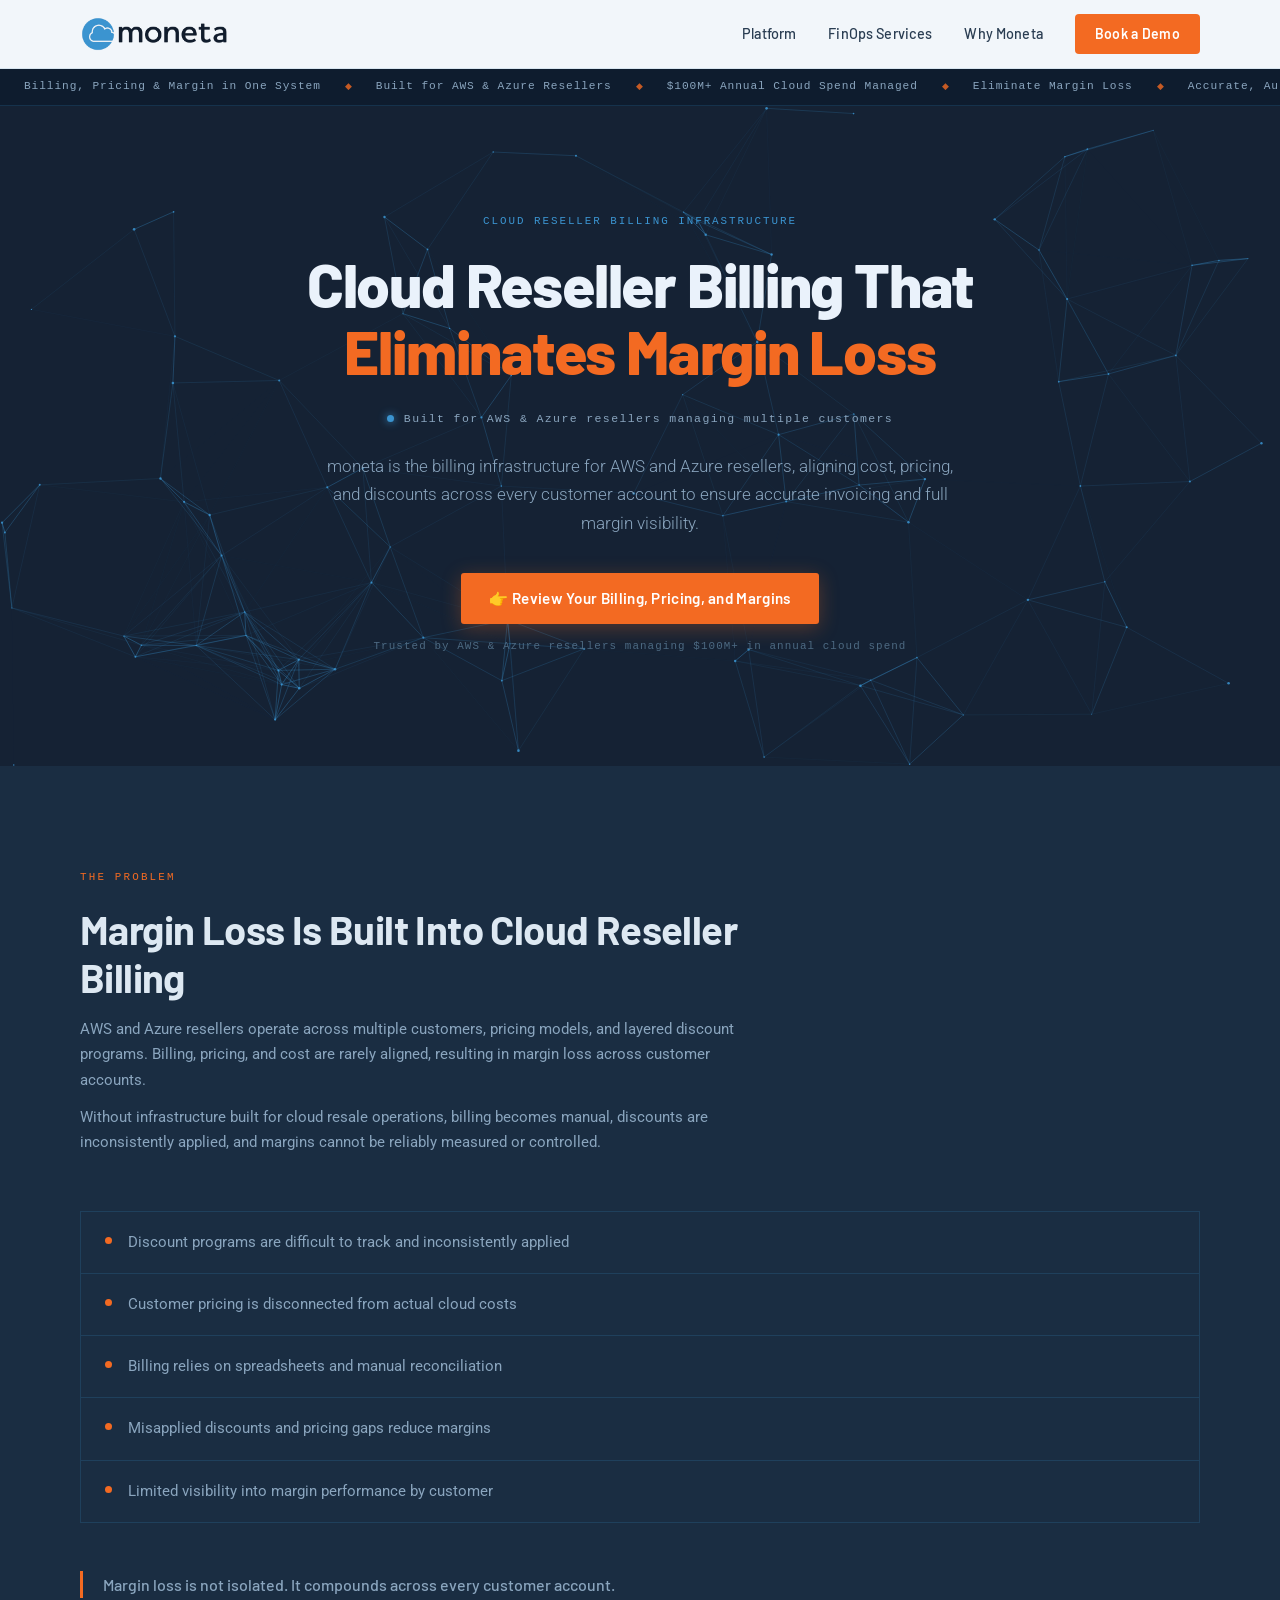
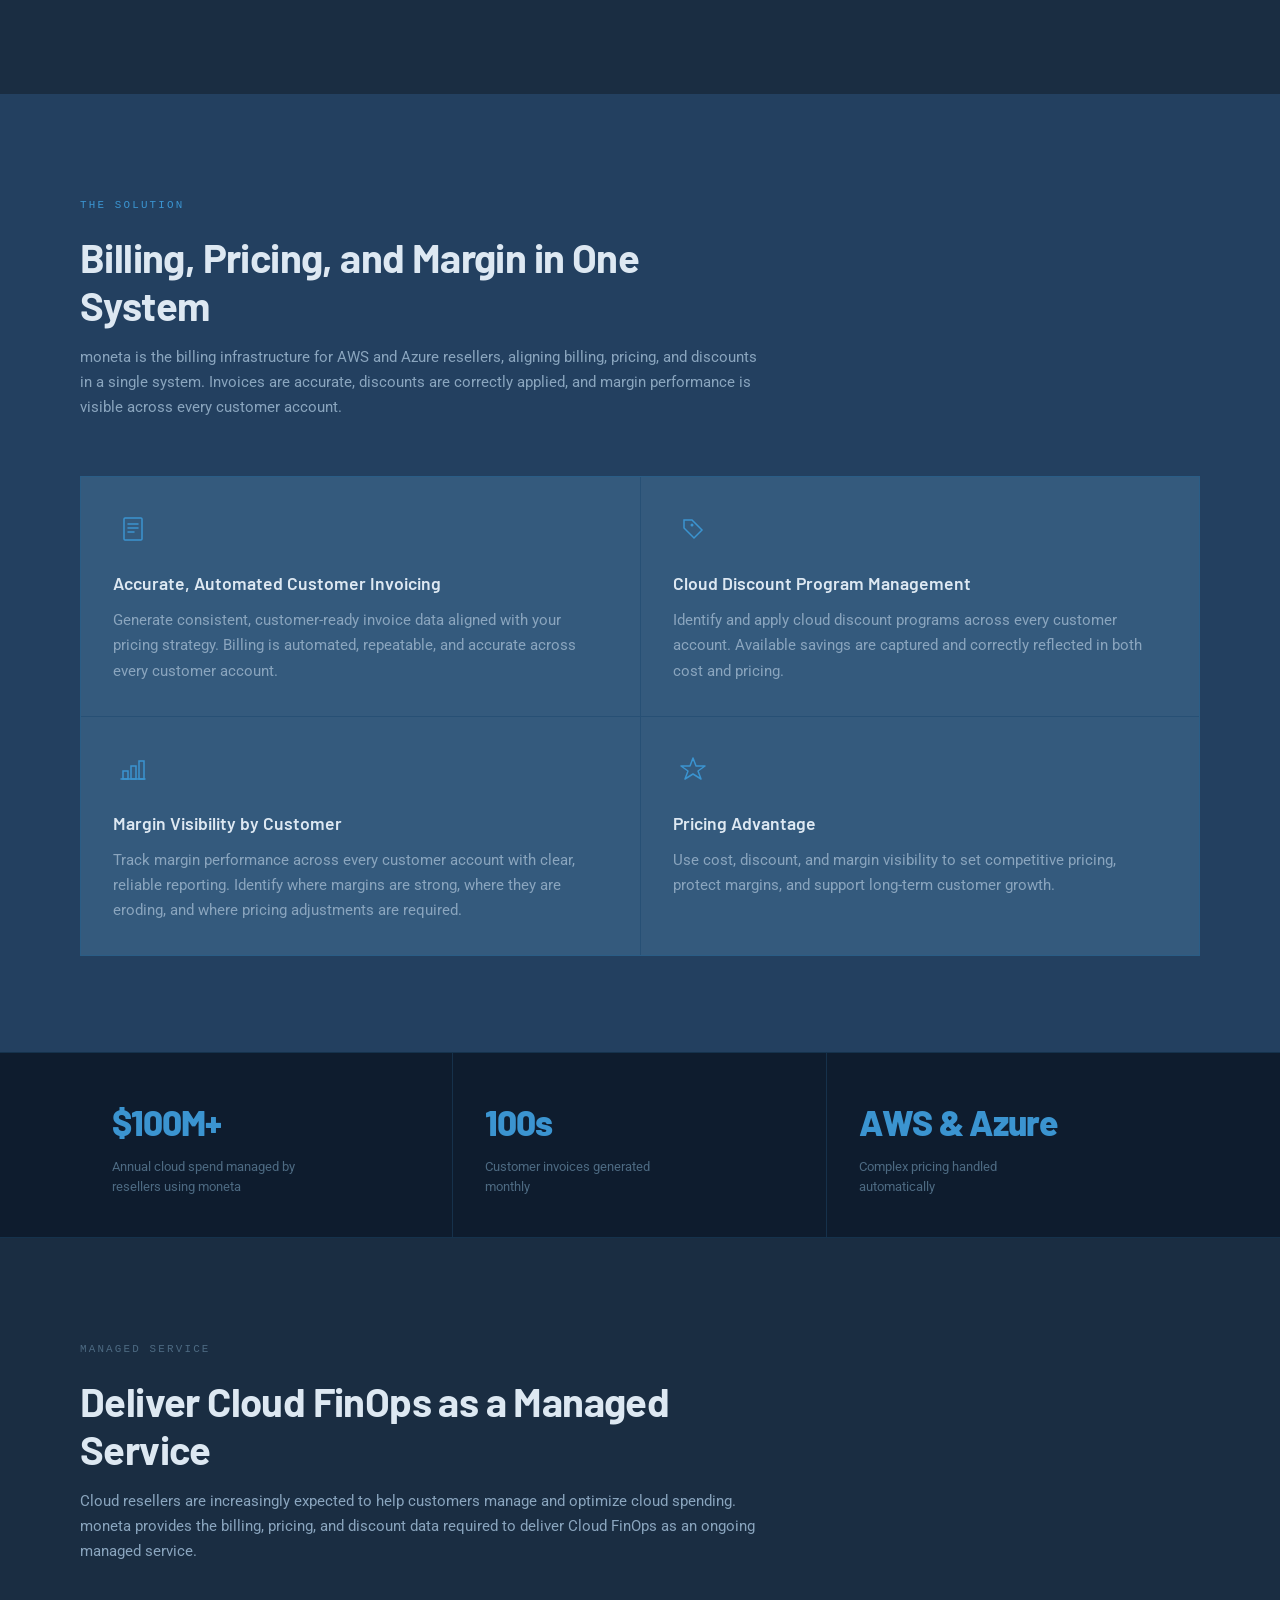
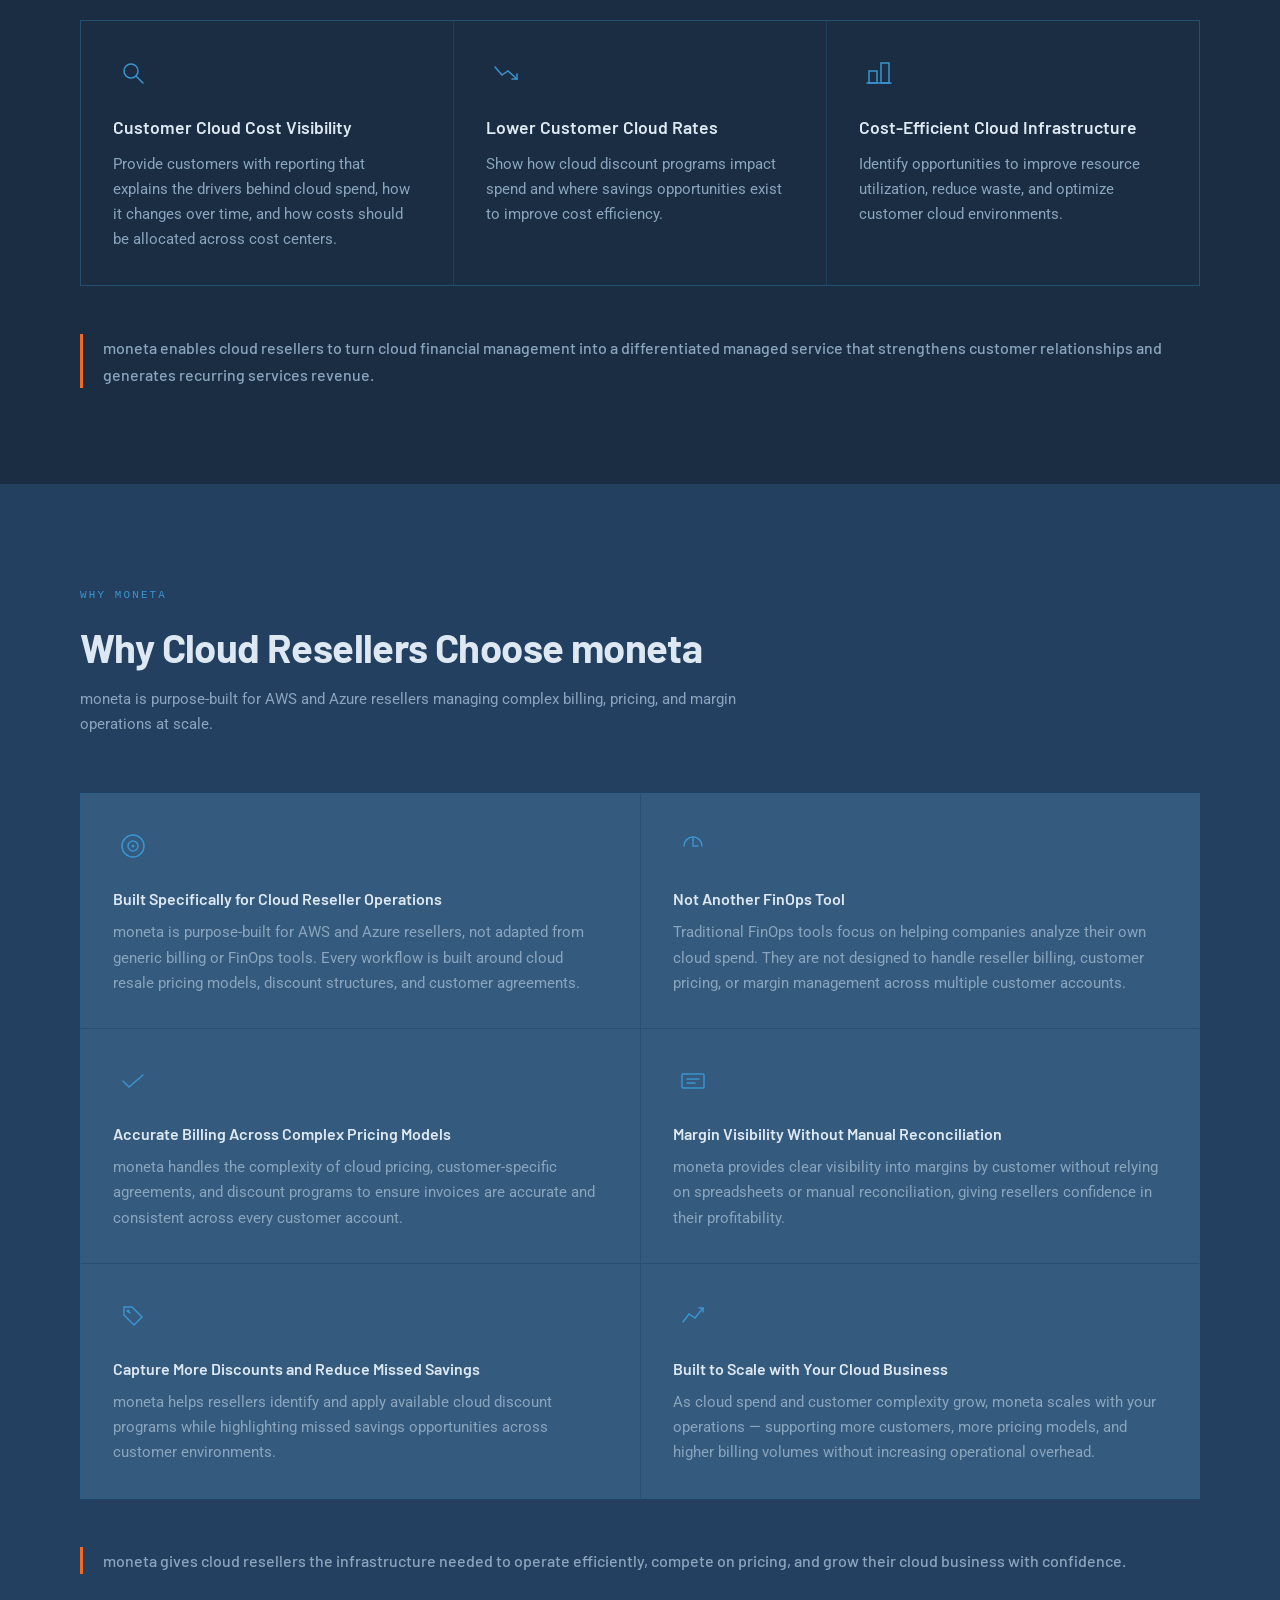
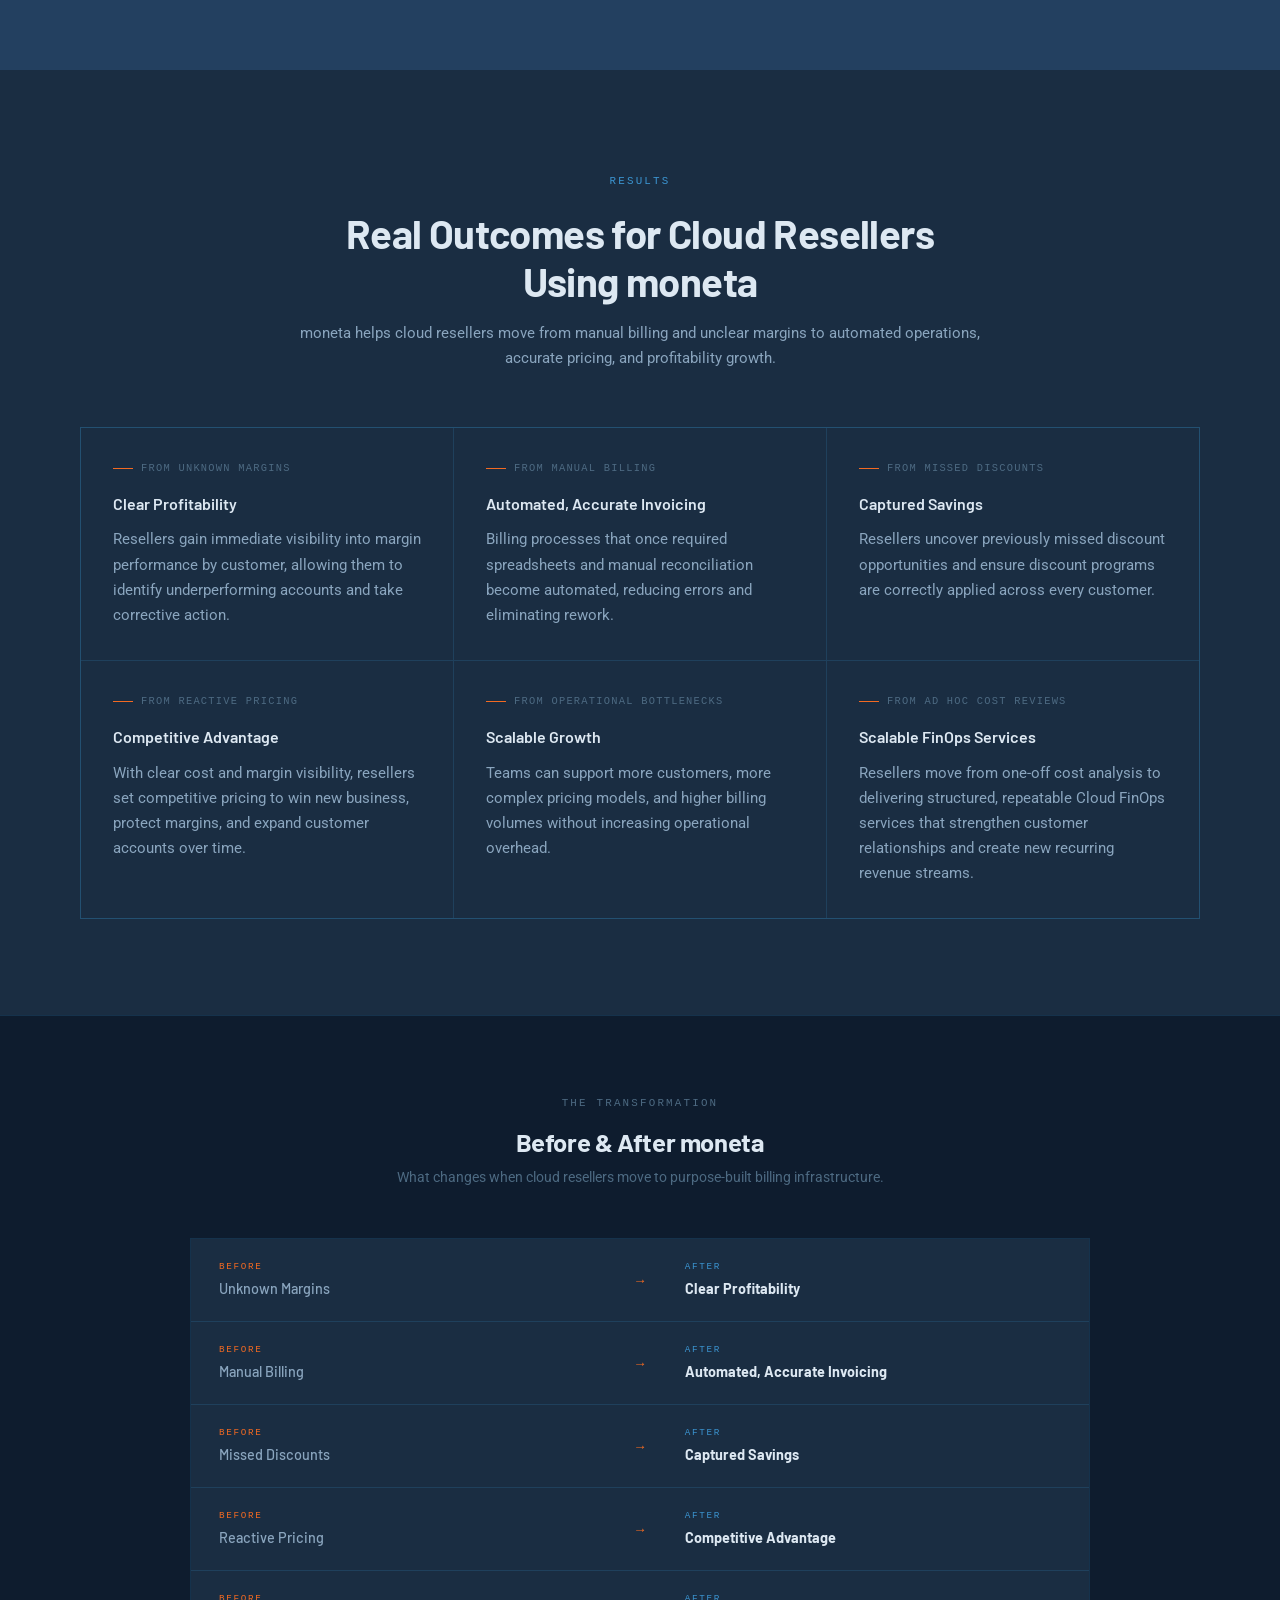
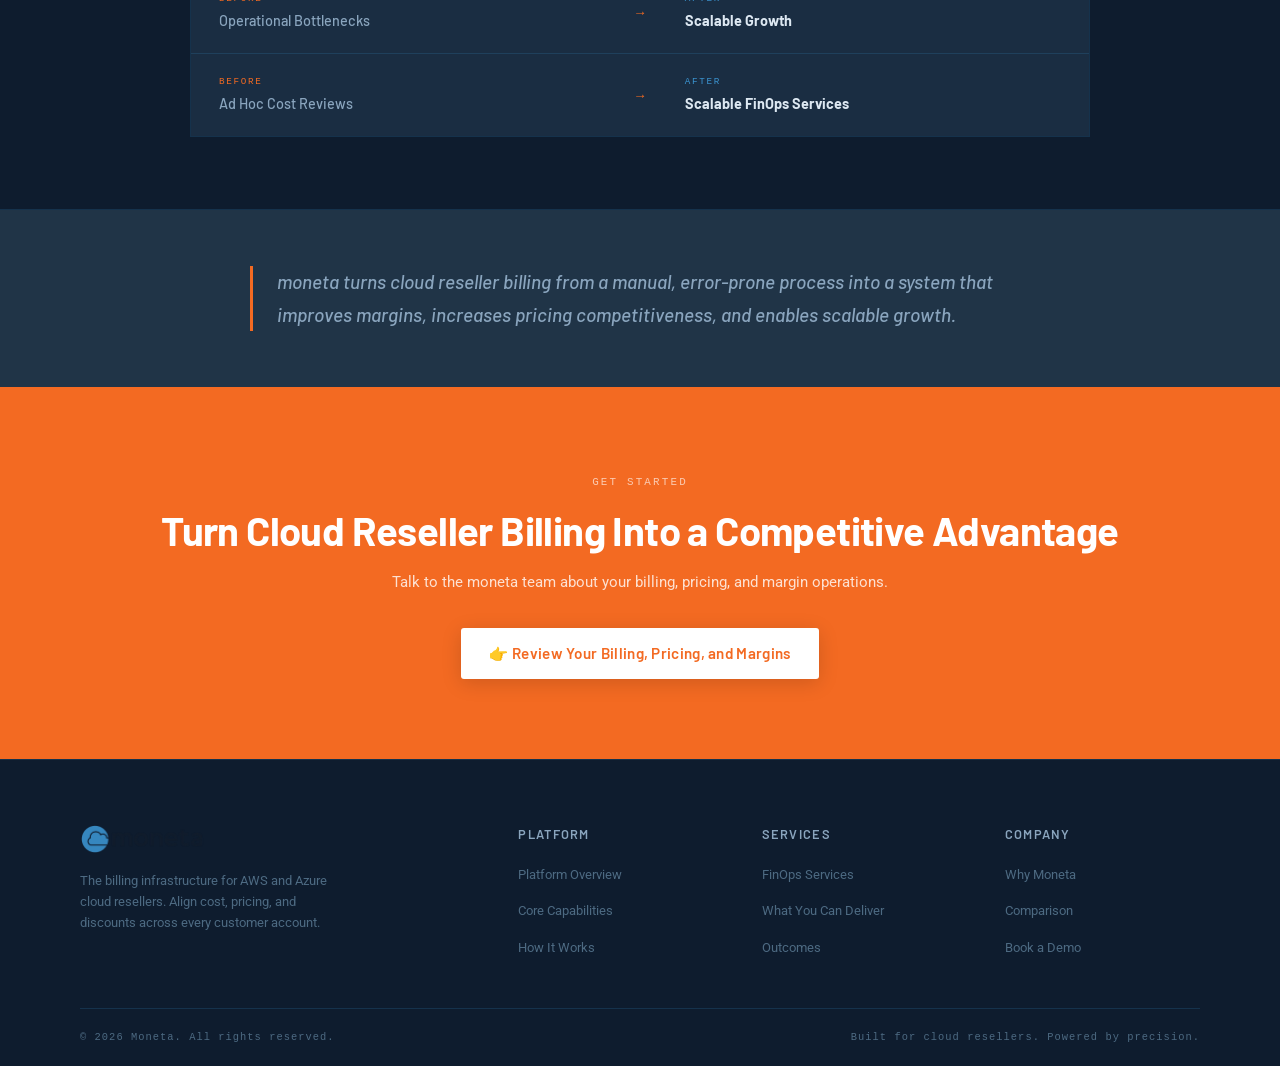
<file: index.html>
<!DOCTYPE html>
<html lang="en">
<head>
  <meta charset="UTF-8" />
  <meta name="viewport" content="width=device-width, initial-scale=1.0" />
  <title>Moneta — Cloud Reseller Billing Infrastructure</title>
  <meta name="description" content="moneta is the billing infrastructure for AWS and Azure resellers, aligning cost, pricing, and discounts across every customer account." />
  <link rel="icon" type="image/png" href="assets/images/favicon.png" />
  <link rel="stylesheet" href="css/moneta.css?v=11" />
</head>
<body>

<!-- ── Nav ─────────────────────────────────────────────── -->
<nav class="nav" role="navigation" aria-label="Main navigation">
  <div class="nav__inner">
    <a href="index.html" class="nav__logo" aria-label="Moneta home">
      <img src="assets/images/moneta-logo.png" alt="moneta" />
    </a>
    <ul class="nav__links" role="list">
      <li><a href="platform.html"        class="nav__link">Platform</a></li>
      <li><a href="finops-services.html" class="nav__link">FinOps Services</a></li>
      <li><a href="why-moneta.html"      class="nav__link">Why Moneta</a></li>
      <li><a href="#contact"             class="nav__cta">Book a Demo</a></li>
    </ul>
    <button class="nav__hamburger" aria-label="Open menu" aria-expanded="false" aria-controls="mobile-menu">
      <span></span><span></span><span></span>
    </button>
  </div>
  <div class="nav__mobile-menu" id="mobile-menu" role="menu">
    <a href="index.html"           class="nav__mobile-link">Home</a>
    <a href="platform.html"        class="nav__mobile-link">Platform</a>
    <a href="finops-services.html" class="nav__mobile-link">FinOps Services</a>
    <a href="why-moneta.html"      class="nav__mobile-link">Why Moneta</a>
    <a href="#contact"             class="nav__mobile-cta">Book a Demo</a>
  </div>
</nav>

<!-- ── Signal Strip ─────────────────────────────────────── -->
<div class="signal-strip" aria-hidden="true">
  <div class="signal-strip__track">
    <span class="signal-strip__item">Billing, Pricing &amp; Margin in One System</span><span class="signal-strip__sep">◆</span>
    <span class="signal-strip__item">Built for AWS &amp; Azure Resellers</span><span class="signal-strip__sep">◆</span>
    <span class="signal-strip__item">$100M+ Annual Cloud Spend Managed</span><span class="signal-strip__sep">◆</span>
    <span class="signal-strip__item">Eliminate Margin Loss</span><span class="signal-strip__sep">◆</span>
    <span class="signal-strip__item">Accurate, Automated Customer Invoicing</span><span class="signal-strip__sep">◆</span>
    <span class="signal-strip__item">Margin Visibility Without Manual Reconciliation</span><span class="signal-strip__sep">◆</span>
    <span class="signal-strip__item">Capture More Discounts</span><span class="signal-strip__sep">◆</span>
    <span class="signal-strip__item">Cloud FinOps as a Managed Service</span><span class="signal-strip__sep">◆</span>
    <!-- duplicate for seamless loop -->
    <span class="signal-strip__item">Billing, Pricing &amp; Margin in One System</span><span class="signal-strip__sep">◆</span>
    <span class="signal-strip__item">Built for AWS &amp; Azure Resellers</span><span class="signal-strip__sep">◆</span>
    <span class="signal-strip__item">$100M+ Annual Cloud Spend Managed</span><span class="signal-strip__sep">◆</span>
    <span class="signal-strip__item">Eliminate Margin Loss</span><span class="signal-strip__sep">◆</span>
    <span class="signal-strip__item">Accurate, Automated Customer Invoicing</span><span class="signal-strip__sep">◆</span>
    <span class="signal-strip__item">Margin Visibility Without Manual Reconciliation</span><span class="signal-strip__sep">◆</span>
    <span class="signal-strip__item">Capture More Discounts</span><span class="signal-strip__sep">◆</span>
    <span class="signal-strip__item">Cloud FinOps as a Managed Service</span><span class="signal-strip__sep">◆</span>
  </div>
</div>

<!-- ── Hero ─────────────────────────────────────────────── -->
<section class="hero">
  <canvas id="hero-canvas" aria-hidden="true"></canvas>
  <div class="container">
    <div class="hero__content">
      <div class="hero__eyebrow animate-fade-up">Cloud Reseller Billing Infrastructure</div>
      <h1 class="animate-fade-up delay-1">
        Cloud Reseller Billing That <span class="text-orange">Eliminates Margin Loss</span>
      </h1>
      <div class="hero__platform-line animate-fade-up delay-2">
        <span class="hero__platform-dot"></span>
        Built for AWS &amp; Azure resellers managing multiple customers
      </div>
      <p class="hero__sub animate-fade-up delay-2">
        moneta is the billing infrastructure for AWS and Azure resellers, aligning cost,
        pricing, and discounts across every customer account to ensure accurate invoicing
        and full margin visibility.
      </p>
      <div class="hero__cta-group animate-fade-up delay-3">
        <a href="#contact" class="btn btn--primary">👉 Review Your Billing, Pricing, and Margins</a>
        <span class="hero__credibility">Trusted by AWS &amp; Azure resellers managing $100M+ in annual cloud spend</span>
      </div>
    </div>
  </div>
</section>

<!-- ── The Problem ───────────────────────────────────────── -->
<section class="section section--alt" id="problem">
  <div class="container">
    <div class="section-header reveal">
      <span class="section-label section-label--orange">The Problem</span>
      <h2>Margin Loss Is Built Into Cloud Reseller Billing</h2>
      <p>AWS and Azure resellers operate across multiple customers, pricing models, and layered discount programs. Billing, pricing, and cost are rarely aligned, resulting in margin loss across customer accounts.</p>
      <p style="margin-top:12px">Without infrastructure built for cloud resale operations, billing becomes manual, discounts are inconsistently applied, and margins cannot be reliably measured or controlled.</p>
    </div>
    <div class="problem-list reveal">
      <div class="problem-item"><span class="problem-icon"></span><p>Discount programs are difficult to track and inconsistently applied</p></div>
      <div class="problem-item"><span class="problem-icon"></span><p>Customer pricing is disconnected from actual cloud costs</p></div>
      <div class="problem-item"><span class="problem-icon"></span><p>Billing relies on spreadsheets and manual reconciliation</p></div>
      <div class="problem-item"><span class="problem-icon"></span><p>Misapplied discounts and pricing gaps reduce margins</p></div>
      <div class="problem-item"><span class="problem-icon"></span><p>Limited visibility into margin performance by customer</p></div>
    </div>
    <p class="closing-line reveal">Margin loss is not isolated. It compounds across every customer account.</p>
  </div>
</section>

<!-- ── The Solution ──────────────────────────────────────── -->
<section class="section section--bright" id="solution">
  <div class="container">
    <div class="section-header reveal">
      <span class="section-label">The Solution</span>
      <h2>Billing, Pricing, and Margin in One System</h2>
      <p>moneta is the billing infrastructure for AWS and Azure resellers, aligning billing, pricing, and discounts in a single system. Invoices are accurate, discounts are correctly applied, and margin performance is visible across every customer account.</p>
    </div>
    <div class="grid-2">
      <div class="card reveal">
        <div class="card__icon">
          <svg viewBox="0 0 28 28" fill="none" stroke="currentColor" stroke-width="1.5" stroke-linecap="round">
            <rect x="5" y="3" width="18" height="22" rx="1"/><line x1="9" y1="9" x2="19" y2="9"/><line x1="9" y1="13" x2="19" y2="13"/><line x1="9" y1="17" x2="15" y2="17"/>
          </svg>
        </div>
        <h3>Accurate, Automated Customer Invoicing</h3>
        <p>Generate consistent, customer-ready invoice data aligned with your pricing strategy. Billing is automated, repeatable, and accurate across every customer account.</p>
      </div>
      <div class="card reveal">
        <div class="card__icon">
          <svg viewBox="0 0 28 28" fill="none" stroke="currentColor" stroke-width="1.5" stroke-linecap="round">
            <path d="M5 5h8l10 10-8 8L5 13z"/><circle cx="13" cy="10" r="1.5" fill="currentColor" stroke="none"/>
          </svg>
        </div>
        <h3>Cloud Discount Program Management</h3>
        <p>Identify and apply cloud discount programs across every customer account. Available savings are captured and correctly reflected in both cost and pricing.</p>
      </div>
      <div class="card reveal">
        <div class="card__icon">
          <svg viewBox="0 0 28 28" fill="none" stroke="currentColor" stroke-width="1.5" stroke-linecap="round">
            <rect x="4" y="16" width="5" height="8"/><rect x="12" y="11" width="5" height="13"/><rect x="20" y="6" width="5" height="18"/>
            <line x1="2" y1="24" x2="26" y2="24"/>
          </svg>
        </div>
        <h3>Margin Visibility by Customer</h3>
        <p>Track margin performance across every customer account with clear, reliable reporting. Identify where margins are strong, where they are eroding, and where pricing adjustments are required.</p>
      </div>
      <div class="card reveal">
        <div class="card__icon">
          <svg viewBox="0 0 28 28" fill="none" stroke="currentColor" stroke-width="1.5" stroke-linecap="round" stroke-linejoin="round">
            <polygon points="14,3 17,11 26,11 19,16 22,24 14,19 6,24 9,16 2,11 11,11"/>
          </svg>
        </div>
        <h3>Pricing Advantage</h3>
        <p>Use cost, discount, and margin visibility to set competitive pricing, protect margins, and support long-term customer growth.</p>
      </div>
    </div>
  </div>
</section>

<!-- ── Metrics Strip ─────────────────────────────────────── -->
<div class="metrics-strip reveal">
  <div class="metrics-inner">
    <div class="metric-item">
      <div class="metric-value">$100M+</div>
      <div class="metric-label">Annual cloud spend managed by resellers using moneta</div>
    </div>
    <div class="metric-item">
      <div class="metric-value">100s</div>
      <div class="metric-label">Customer invoices generated monthly</div>
    </div>
    <div class="metric-item">
      <div class="metric-value">AWS &amp; Azure</div>
      <div class="metric-label">Complex pricing handled automatically</div>
    </div>
  </div>
</div>

<!-- ── Managed Service ───────────────────────────────────── -->
<section class="section section--alt" id="finops">
  <div class="container">
    <div class="section-header reveal">
      <span class="section-label section-label--muted">Managed Service</span>
      <h2>Deliver Cloud FinOps as a Managed Service</h2>
      <p>Cloud resellers are increasingly expected to help customers manage and optimize cloud spending. moneta provides the billing, pricing, and discount data required to deliver Cloud FinOps as an ongoing managed service.</p>
    </div>
    <div class="grid-3">
      <div class="card reveal">
        <div class="card__icon">
          <svg viewBox="0 0 28 28" fill="none" stroke="currentColor" stroke-width="1.5" stroke-linecap="round">
            <circle cx="12" cy="12" r="7"/><line x1="17" y1="17" x2="24" y2="24"/>
          </svg>
        </div>
        <h3>Customer Cloud Cost Visibility</h3>
        <p>Provide customers with reporting that explains the drivers behind cloud spend, how it changes over time, and how costs should be allocated across cost centers.</p>
      </div>
      <div class="card reveal">
        <div class="card__icon">
          <svg viewBox="0 0 28 28" fill="none" stroke="currentColor" stroke-width="1.5" stroke-linecap="round">
            <polyline points="3,8 10,16 16,12 25,20"/><polyline points="20,20 25,20 25,15"/>
          </svg>
        </div>
        <h3>Lower Customer Cloud Rates</h3>
        <p>Show how cloud discount programs impact spend and where savings opportunities exist to improve cost efficiency.</p>
      </div>
      <div class="card reveal">
        <div class="card__icon">
          <svg viewBox="0 0 28 28" fill="none" stroke="currentColor" stroke-width="1.5" stroke-linecap="round">
            <rect x="4" y="12" width="8" height="12"/><rect x="16" y="4" width="8" height="20"/>
            <line x1="2" y1="24" x2="26" y2="24"/>
          </svg>
        </div>
        <h3>Cost-Efficient Cloud Infrastructure</h3>
        <p>Identify opportunities to improve resource utilization, reduce waste, and optimize customer cloud environments.</p>
      </div>
    </div>
    <p class="closing-line reveal">moneta enables cloud resellers to turn cloud financial management into a differentiated managed service that strengthens customer relationships and generates recurring services revenue.</p>
  </div>
</section>

<!-- ── Why Moneta ─────────────────────────────────────────── -->
<section class="section section--bright" id="why">
  <div class="container">
    <div class="section-header reveal">
      <span class="section-label">Why Moneta</span>
      <h2>Why Cloud Resellers Choose moneta</h2>
      <p>moneta is purpose-built for AWS and Azure resellers managing complex billing, pricing, and margin operations at scale.</p>
    </div>
    <div class="grid-2">
      <div class="card reveal">
        <div class="card__icon">
          <svg viewBox="0 0 28 28" fill="none" stroke="currentColor" stroke-width="1.5" stroke-linecap="round">
            <circle cx="14" cy="14" r="11"/><circle cx="14" cy="14" r="5"/><circle cx="14" cy="14" r="1.5" fill="currentColor" stroke="none"/>
          </svg>
        </div>
        <h4>Built Specifically for Cloud Reseller Operations</h4>
        <p>moneta is purpose-built for AWS and Azure resellers, not adapted from generic billing or FinOps tools. Every workflow is built around cloud resale pricing models, discount structures, and customer agreements.</p>
      </div>
      <div class="card reveal">
        <div class="card__icon">
          <svg viewBox="0 0 28 28" fill="none" stroke="currentColor" stroke-width="1.5" stroke-linecap="round">
            <path d="M5 14a9 9 0 1 1 18 0"/><polyline points="14,5 14,14 19,14"/>
          </svg>
        </div>
        <h4>Not Another FinOps Tool</h4>
        <p>Traditional FinOps tools focus on helping companies analyze their own cloud spend. They are not designed to handle reseller billing, customer pricing, or margin management across multiple customer accounts.</p>
      </div>
      <div class="card reveal">
        <div class="card__icon">
          <svg viewBox="0 0 28 28" fill="none" stroke="currentColor" stroke-width="1.5" stroke-linecap="round">
            <polyline points="4,14 10,20 24,8"/>
          </svg>
        </div>
        <h4>Accurate Billing Across Complex Pricing Models</h4>
        <p>moneta handles the complexity of cloud pricing, customer-specific agreements, and discount programs to ensure invoices are accurate and consistent across every customer account.</p>
      </div>
      <div class="card reveal">
        <div class="card__icon">
          <svg viewBox="0 0 28 28" fill="none" stroke="currentColor" stroke-width="1.5" stroke-linecap="round">
            <rect x="3" y="7" width="22" height="14" rx="1"/>
            <line x1="8" y1="12" x2="20" y2="12"/><line x1="8" y1="16" x2="16" y2="16"/>
          </svg>
        </div>
        <h4>Margin Visibility Without Manual Reconciliation</h4>
        <p>moneta provides clear visibility into margins by customer without relying on spreadsheets or manual reconciliation, giving resellers confidence in their profitability.</p>
      </div>
      <div class="card reveal">
        <div class="card__icon">
          <svg viewBox="0 0 28 28" fill="none" stroke="currentColor" stroke-width="1.5" stroke-linecap="round">
            <path d="M5 5h8l10 10-8 8L5 13z"/>
            <path d="M9 9l2 2"/><circle cx="9" cy="9" r="1.5" fill="currentColor" stroke="none"/>
          </svg>
        </div>
        <h4>Capture More Discounts and Reduce Missed Savings</h4>
        <p>moneta helps resellers identify and apply available cloud discount programs while highlighting missed savings opportunities across customer environments.</p>
      </div>
      <div class="card reveal">
        <div class="card__icon">
          <svg viewBox="0 0 28 28" fill="none" stroke="currentColor" stroke-width="1.5" stroke-linecap="round">
            <polyline points="4,20 10,12 16,16 24,6"/>
            <polyline points="20,6 24,6 24,10"/>
          </svg>
        </div>
        <h4>Built to Scale with Your Cloud Business</h4>
        <p>As cloud spend and customer complexity grow, moneta scales with your operations — supporting more customers, more pricing models, and higher billing volumes without increasing operational overhead.</p>
      </div>
    </div>
    <p class="closing-line reveal">moneta gives cloud resellers the infrastructure needed to operate efficiently, compete on pricing, and grow their cloud business with confidence.</p>
  </div>
</section>

<!-- ── Outcomes ──────────────────────────────────────────── -->
<section class="section section--alt" id="results">
  <div class="container">
    <div class="section-header section-header--center reveal">
      <span class="section-label">Results</span>
      <h2>Real Outcomes for Cloud Resellers Using moneta</h2>
      <p>moneta helps cloud resellers move from manual billing and unclear margins to automated operations, accurate pricing, and profitability growth.</p>
    </div>
    <div class="outcome-grid">
      <div class="outcome-card reveal">
        <div class="outcome-arrow">From Unknown Margins</div>
        <h3>Clear Profitability</h3>
        <p>Resellers gain immediate visibility into margin performance by customer, allowing them to identify underperforming accounts and take corrective action.</p>
      </div>
      <div class="outcome-card reveal">
        <div class="outcome-arrow">From Manual Billing</div>
        <h3>Automated, Accurate Invoicing</h3>
        <p>Billing processes that once required spreadsheets and manual reconciliation become automated, reducing errors and eliminating rework.</p>
      </div>
      <div class="outcome-card reveal">
        <div class="outcome-arrow">From Missed Discounts</div>
        <h3>Captured Savings</h3>
        <p>Resellers uncover previously missed discount opportunities and ensure discount programs are correctly applied across every customer.</p>
      </div>
      <div class="outcome-card reveal">
        <div class="outcome-arrow">From Reactive Pricing</div>
        <h3>Competitive Advantage</h3>
        <p>With clear cost and margin visibility, resellers set competitive pricing to win new business, protect margins, and expand customer accounts over time.</p>
      </div>
      <div class="outcome-card reveal">
        <div class="outcome-arrow">From Operational Bottlenecks</div>
        <h3>Scalable Growth</h3>
        <p>Teams can support more customers, more complex pricing models, and higher billing volumes without increasing operational overhead.</p>
      </div>
      <div class="outcome-card reveal">
        <div class="outcome-arrow">From Ad Hoc Cost Reviews</div>
        <h3>Scalable FinOps Services</h3>
        <p>Resellers move from one-off cost analysis to delivering structured, repeatable Cloud FinOps services that strengthen customer relationships and create new recurring revenue streams.</p>
      </div>
    </div>
  </div>
</section>

<!-- ── Transform Panel ───────────────────────────────────── -->
<div class="transform-panel">
  <div class="container">
    <div class="transform-panel__header reveal">
      <span class="section-label section-label--muted">The Transformation</span>
      <h2>Before &amp; After moneta</h2>
      <p>What changes when cloud resellers move to purpose-built billing infrastructure.</p>
    </div>
    <div class="transform-list reveal">
      <div class="transform-row"><div class="transform-row__before-text"><span class="transform-row__tag transform-row__tag--before">Before</span><span class="transform-row__name">Unknown Margins</span></div><span class="transform-row__mid">→</span><div class="transform-row__after-text"><span class="transform-row__tag transform-row__tag--after">After</span><span class="transform-row__name">Clear Profitability</span></div></div>
      <div class="transform-row"><div class="transform-row__before-text"><span class="transform-row__tag transform-row__tag--before">Before</span><span class="transform-row__name">Manual Billing</span></div><span class="transform-row__mid">→</span><div class="transform-row__after-text"><span class="transform-row__tag transform-row__tag--after">After</span><span class="transform-row__name">Automated, Accurate Invoicing</span></div></div>
      <div class="transform-row"><div class="transform-row__before-text"><span class="transform-row__tag transform-row__tag--before">Before</span><span class="transform-row__name">Missed Discounts</span></div><span class="transform-row__mid">→</span><div class="transform-row__after-text"><span class="transform-row__tag transform-row__tag--after">After</span><span class="transform-row__name">Captured Savings</span></div></div>
      <div class="transform-row"><div class="transform-row__before-text"><span class="transform-row__tag transform-row__tag--before">Before</span><span class="transform-row__name">Reactive Pricing</span></div><span class="transform-row__mid">→</span><div class="transform-row__after-text"><span class="transform-row__tag transform-row__tag--after">After</span><span class="transform-row__name">Competitive Advantage</span></div></div>
      <div class="transform-row"><div class="transform-row__before-text"><span class="transform-row__tag transform-row__tag--before">Before</span><span class="transform-row__name">Operational Bottlenecks</span></div><span class="transform-row__mid">→</span><div class="transform-row__after-text"><span class="transform-row__tag transform-row__tag--after">After</span><span class="transform-row__name">Scalable Growth</span></div></div>
      <div class="transform-row"><div class="transform-row__before-text"><span class="transform-row__tag transform-row__tag--before">Before</span><span class="transform-row__name">Ad Hoc Cost Reviews</span></div><span class="transform-row__mid">→</span><div class="transform-row__after-text"><span class="transform-row__tag transform-row__tag--after">After</span><span class="transform-row__name">Scalable FinOps Services</span></div></div>
    </div>
  </div>
</div>

<!-- ── Closing Statement ─────────────────────────────────── -->
<section class="section section--surface" style="padding: 56px 0; text-align: center;">
  <div class="container">
    <p class="reveal" style="font-family: var(--fh); font-style: italic; font-weight: 500; font-size: clamp(1rem, 2vw, 1.2rem); color: var(--text-2); max-width: 780px; margin: 0 auto; line-height: 1.7; border-left: 3px solid var(--orange); padding-left: 24px; text-align: left;">
      moneta turns cloud reseller billing from a manual, error-prone process into a system that improves margins, increases pricing competitiveness, and enables scalable growth.
    </p>
  </div>
</section>

<!-- ── CTA Banner ────────────────────────────────────────── -->
<section class="cta-banner">
  <div class="container">
    <div class="reveal">
      <span class="section-label">Get Started</span>
      <h2>Turn Cloud Reseller Billing Into a Competitive Advantage</h2>
      <p>Talk to the moneta team about your billing, pricing, and margin operations.</p>
      <a href="#contact" class="btn btn--primary">👉 Review Your Billing, Pricing, and Margins</a>
    </div>
  </div>
</section>

<!-- ── Footer ─────────────────────────────────────────────── -->
<footer class="footer" role="contentinfo">
  <div class="container">
    <div class="footer__inner">
      <div class="footer__brand">
        <a href="index.html" class="footer__logo"><img src="assets/images/moneta-logo.png" alt="moneta" /></a>
        <p>The billing infrastructure for AWS and Azure cloud resellers. Align cost, pricing, and discounts across every customer account.</p>
      </div>
      <div class="footer__col">
        <h5>Platform</h5>
        <ul class="footer__links">
          <li><a href="platform.html"         class="footer__link">Platform Overview</a></li>
          <li><a href="platform.html#pillars" class="footer__link">Core Capabilities</a></li>
          <li><a href="platform.html#how"     class="footer__link">How It Works</a></li>
        </ul>
      </div>
      <div class="footer__col">
        <h5>Services</h5>
        <ul class="footer__links">
          <li><a href="finops-services.html"           class="footer__link">FinOps Services</a></li>
          <li><a href="finops-services.html#deliver"   class="footer__link">What You Can Deliver</a></li>
          <li><a href="finops-services.html#outcomes"  class="footer__link">Outcomes</a></li>
        </ul>
      </div>
      <div class="footer__col">
        <h5>Company</h5>
        <ul class="footer__links">
          <li><a href="why-moneta.html"         class="footer__link">Why Moneta</a></li>
          <li><a href="why-moneta.html#compare" class="footer__link">Comparison</a></li>
          <li><a href="#contact"                class="footer__link">Book a Demo</a></li>
        </ul>
      </div>
    </div>
    <div class="footer__bottom">
      <span class="footer__copy">&copy; 2026 Moneta. All rights reserved.</span>
      <span class="footer__tagline">Built for cloud resellers. Powered by precision.</span>
    </div>
  </div>
</footer>

<!-- ── Contact Modal ─────────────────────────────────────── -->
<div class="contact-modal" id="contact-modal" role="dialog" aria-modal="true" aria-labelledby="modal-title" hidden>
  <div class="contact-modal__backdrop"></div>
  <div class="contact-modal__panel">
    <button class="contact-modal__close" aria-label="Close">
      <svg width="14" height="14" viewBox="0 0 14 14" fill="none"><path d="M1 1l12 12M13 1L1 13" stroke="currentColor" stroke-width="1.6" stroke-linecap="round"/></svg>
    </button>
    <div class="contact-modal__body">
      <div class="contact-modal__info">
        <span class="section-label">Get Started</span>
        <h2 id="modal-title">Review Your Billing, Pricing, and Margins</h2>
        <p>Talk to the moneta team about your cloud resale operations. We'll help you identify billing gaps, missed discounts, and margin improvement opportunities.</p>
        <ul class="contact-modal__trust">
          <li>Trusted by AWS &amp; Azure resellers</li>
          <li>$100M+ in annual cloud spend managed</li>
          <li>Response within 1 business day</li>
        </ul>
      </div>
      <div class="contact-modal__form-panel">
        <form class="contact-form" id="modal-demo-form" novalidate>
          <div class="form-row">
            <div class="form-group"><label class="form-label" for="m-fn">First Name<span class="required">*</span></label><input class="form-input" type="text" id="m-fn" name="first_name" required /></div>
            <div class="form-group"><label class="form-label" for="m-ln">Last Name<span class="required">*</span></label><input class="form-input" type="text" id="m-ln" name="last_name" required /></div>
          </div>
          <div class="form-row">
            <div class="form-group"><label class="form-label" for="m-em">Business Email<span class="required">*</span></label><input class="form-input" type="email" id="m-em" name="email" required /></div>
            <div class="form-group"><label class="form-label" for="m-ph">Phone<span class="required">*</span></label><input class="form-input" type="tel" id="m-ph" name="phone" required /></div>
          </div>
          <div class="form-row">
            <div class="form-group"><label class="form-label" for="m-co">Company<span class="required">*</span></label><input class="form-input" type="text" id="m-co" name="company" required /></div>
            <div class="form-group"><label class="form-label" for="m-ti">Title<span class="required">*</span></label><input class="form-input" type="text" id="m-ti" name="title" required /></div>
          </div>
          <div class="form-group"><label class="form-label" for="m-msg">Message<span class="required">*</span></label><textarea class="form-textarea" id="m-msg" name="message" required></textarea></div>
          <button type="submit" class="form-submit">Submit</button>
        </form>
      </div>
    </div>
  </div>
</div>

<!-- Tweaks panel -->
<div class="tweaks-panel" id="tweaks-panel"></div>

<script src="js/moneta.js?v=3"></script>
</body>
</html>
</file>
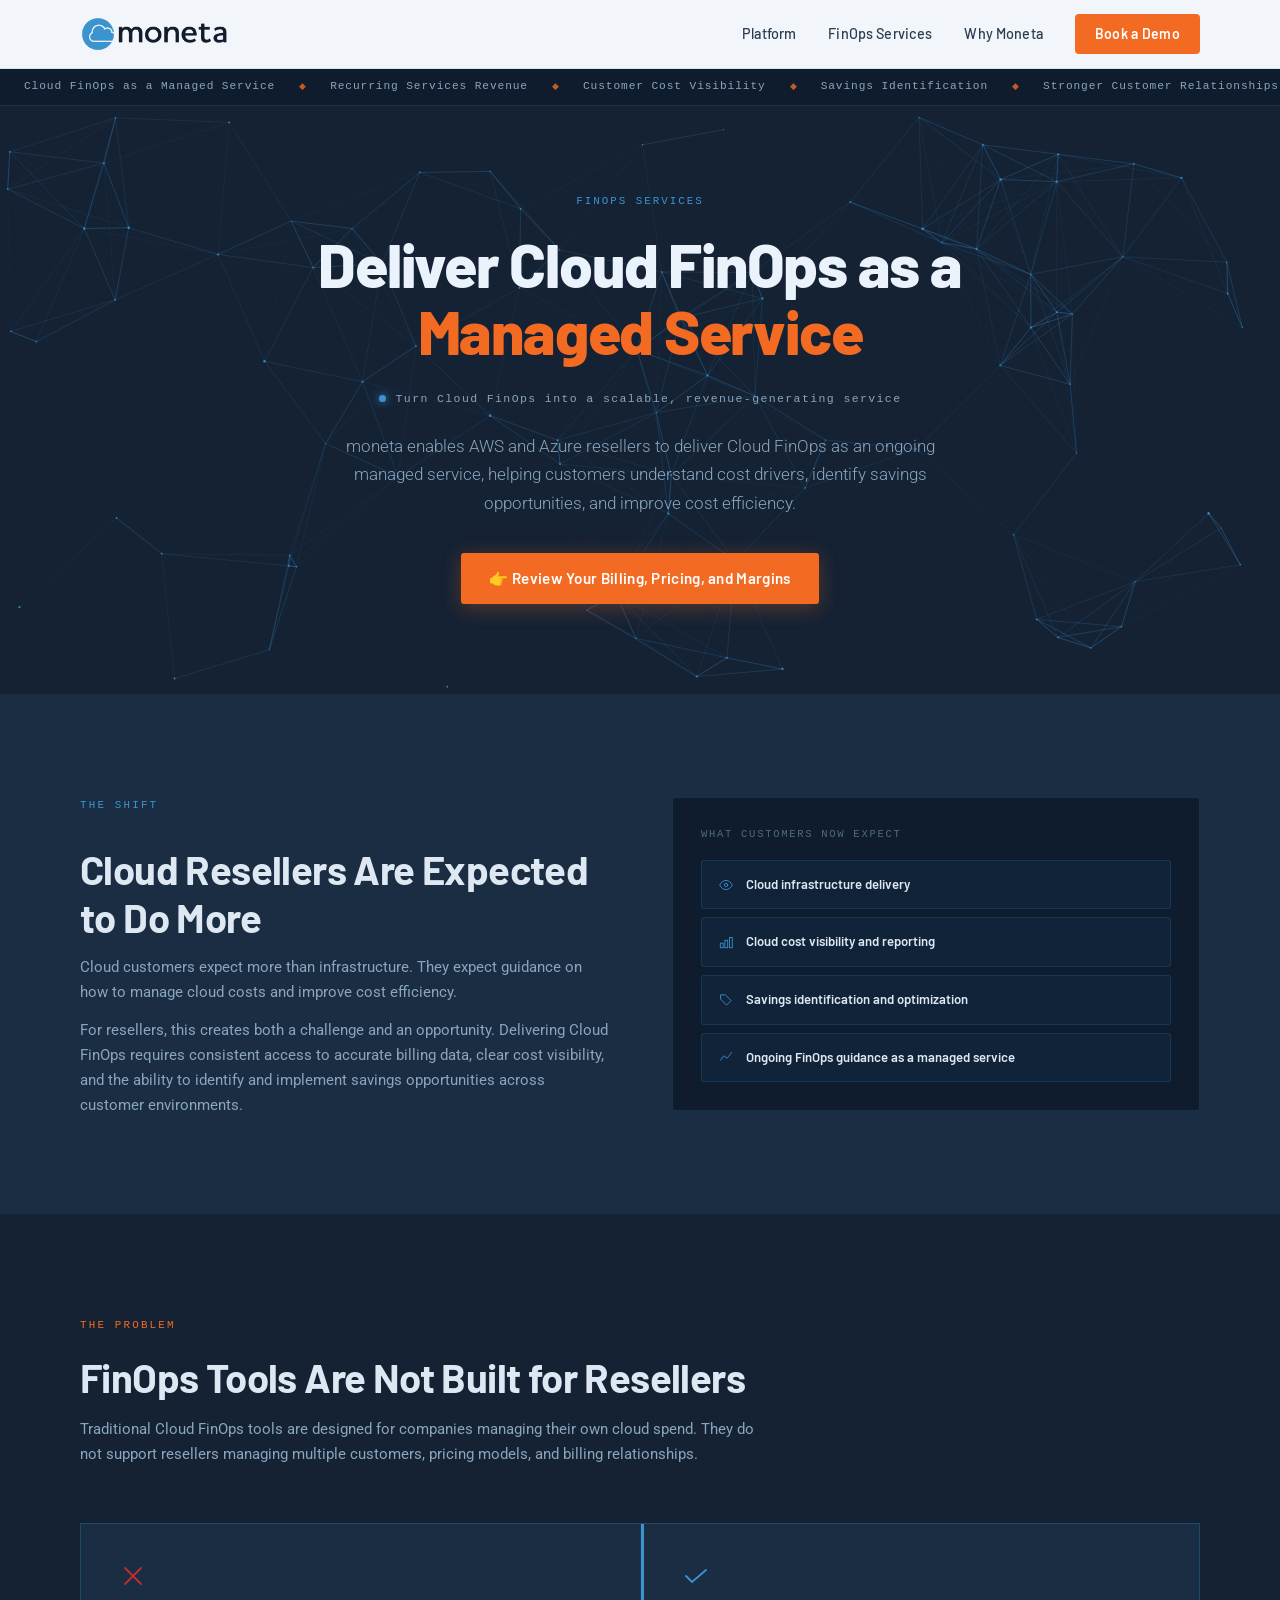
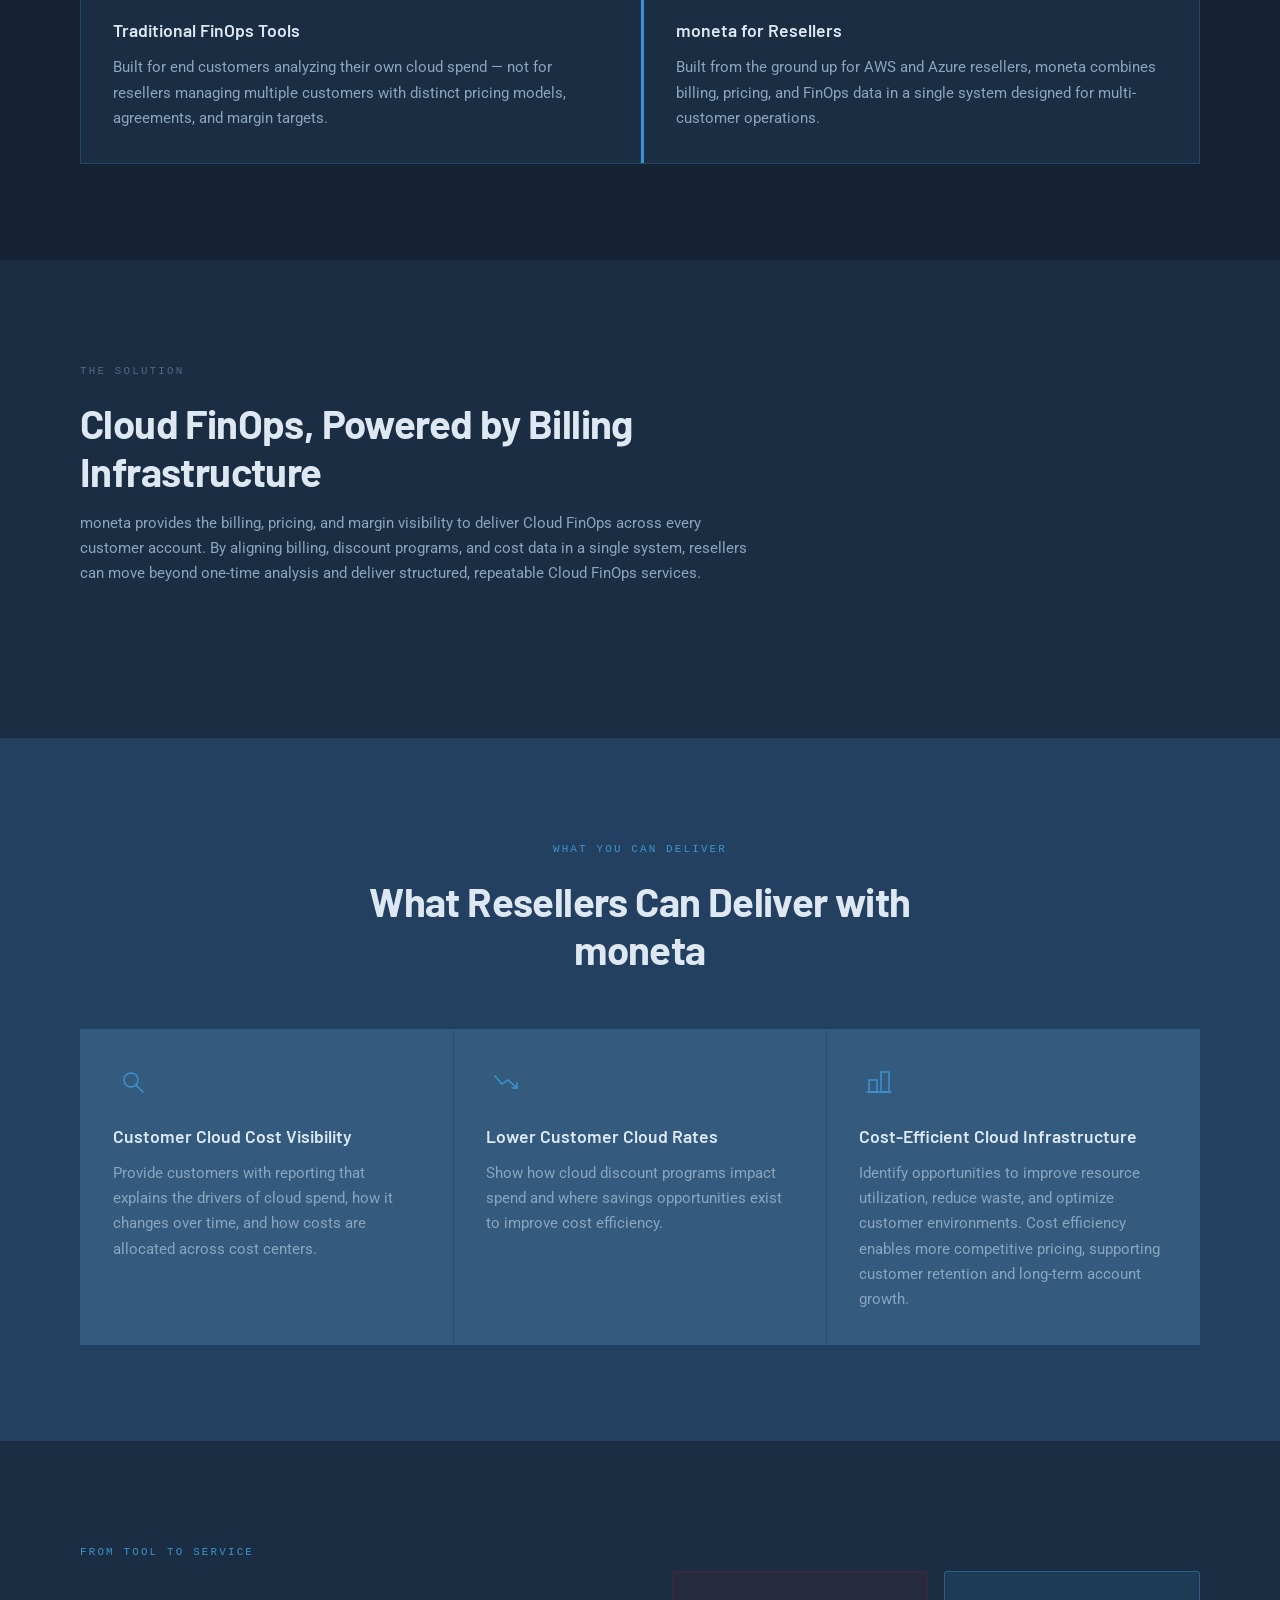
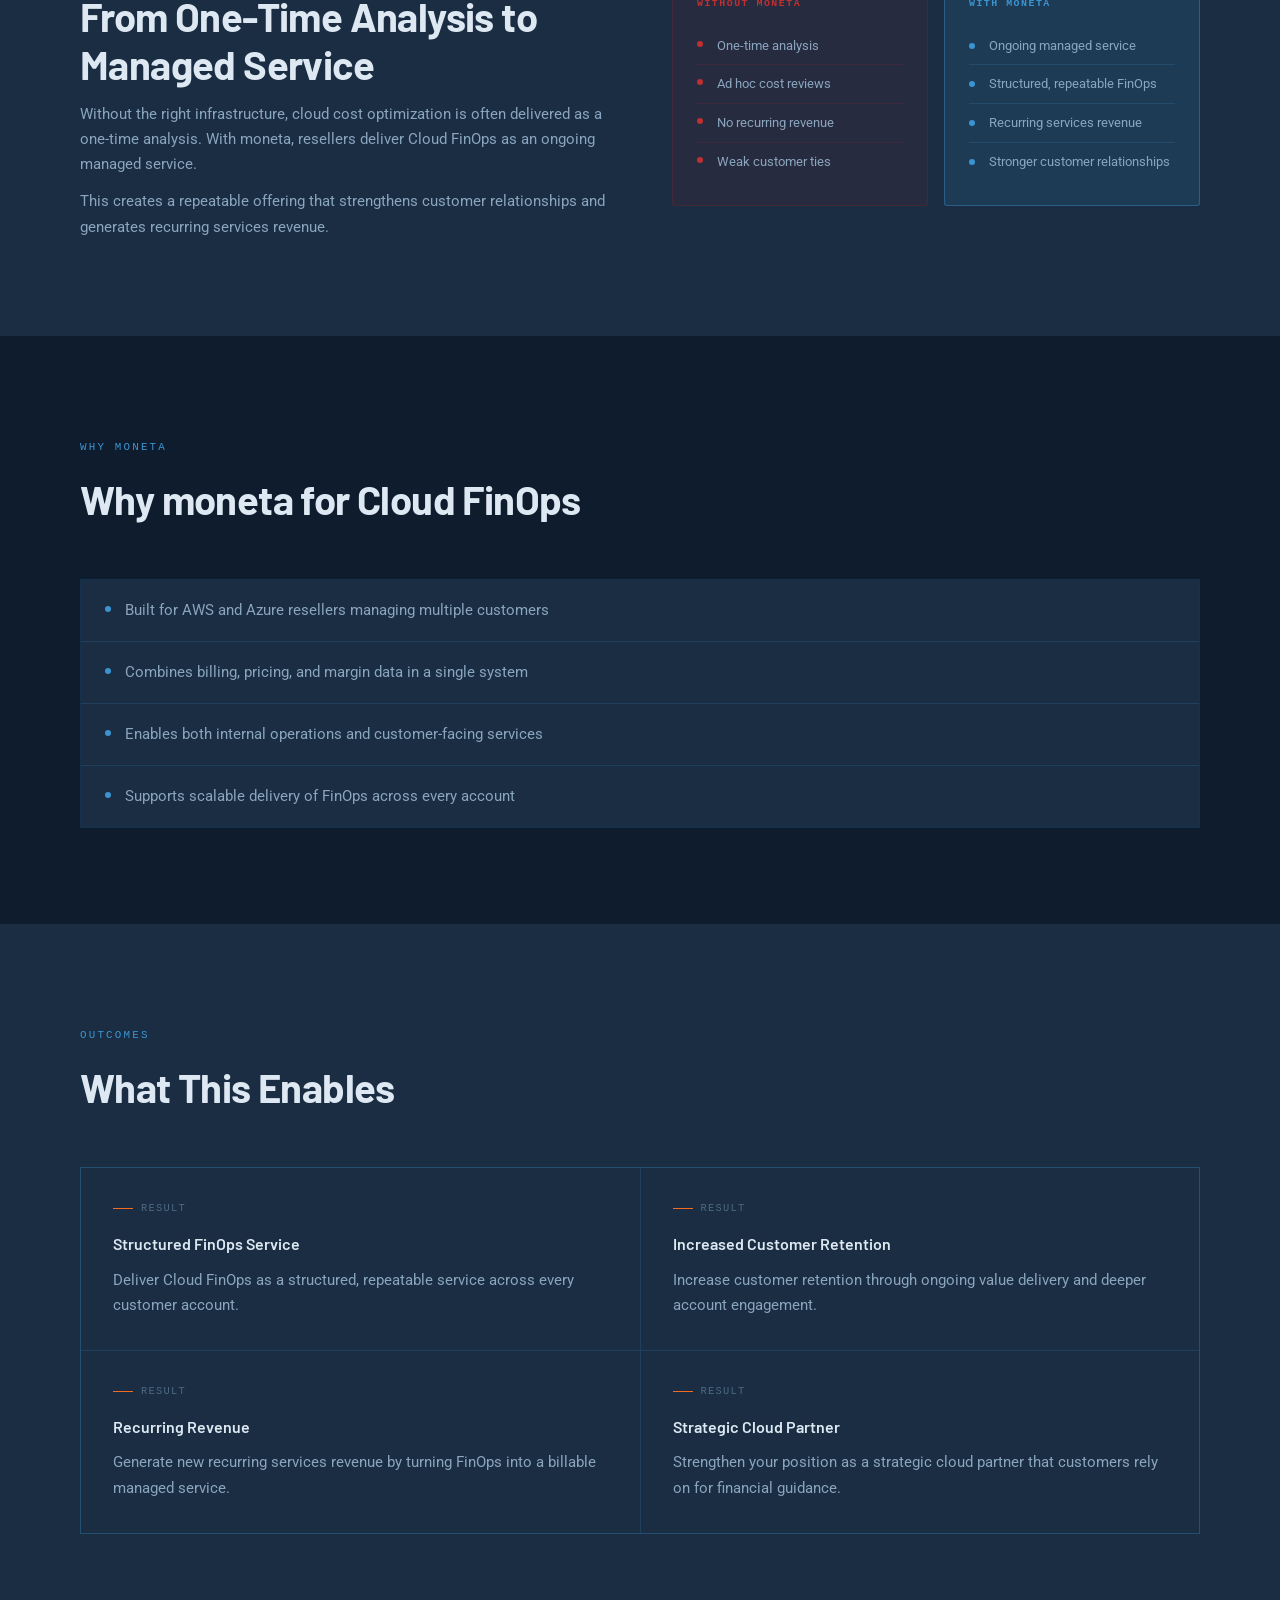
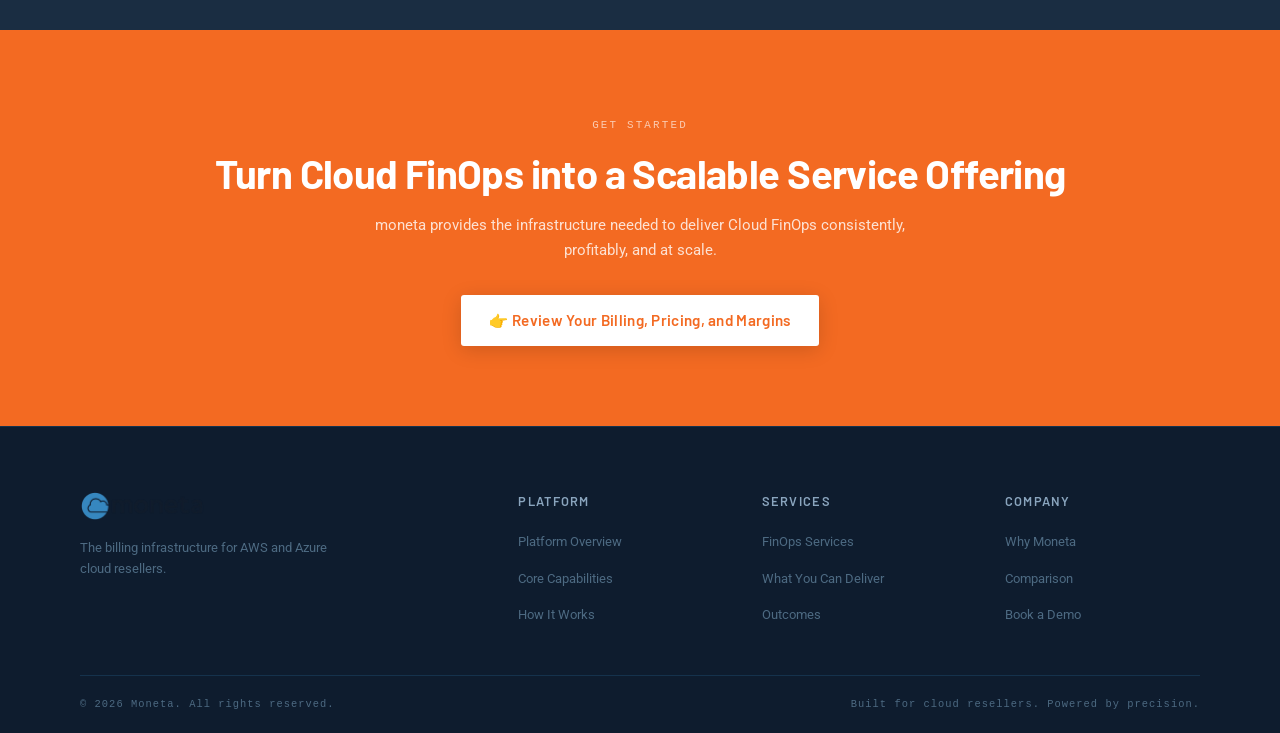
<file: finops-services.html>
<!DOCTYPE html>
<html lang="en">
<head>
  <meta charset="UTF-8" />
  <meta name="viewport" content="width=device-width, initial-scale=1.0" />
  <title>Cloud FinOps Services — Moneta</title>
  <link rel="icon" type="image/png" href="assets/images/favicon.png" />
  <link rel="stylesheet" href="css/moneta.css?v=11" />
</head>
<body>

<nav class="nav" role="navigation">
  <div class="nav__inner">
    <a href="index.html" class="nav__logo"><img src="assets/images/moneta-logo.png" alt="moneta" /></a>
    <ul class="nav__links" role="list">
      <li><a href="platform.html"        class="nav__link">Platform</a></li>
      <li><a href="finops-services.html" class="nav__link">FinOps Services</a></li>
      <li><a href="why-moneta.html"      class="nav__link">Why Moneta</a></li>
      <li><a href="#contact"             class="nav__cta">Book a Demo</a></li>
    </ul>
    <button class="nav__hamburger" aria-label="Open menu" aria-expanded="false" aria-controls="mobile-menu">
      <span></span><span></span><span></span>
    </button>
  </div>
  <div class="nav__mobile-menu" id="mobile-menu">
    <a href="index.html"           class="nav__mobile-link">Home</a>
    <a href="platform.html"        class="nav__mobile-link">Platform</a>
    <a href="finops-services.html" class="nav__mobile-link">FinOps Services</a>
    <a href="why-moneta.html"      class="nav__mobile-link">Why Moneta</a>
    <a href="#contact"             class="nav__mobile-cta">Book a Demo</a>
  </div>
</nav>

<div class="signal-strip" aria-hidden="true">
  <div class="signal-strip__track">
    <span class="signal-strip__item">Cloud FinOps as a Managed Service</span><span class="signal-strip__sep">◆</span>
    <span class="signal-strip__item">Recurring Services Revenue</span><span class="signal-strip__sep">◆</span>
    <span class="signal-strip__item">Customer Cost Visibility</span><span class="signal-strip__sep">◆</span>
    <span class="signal-strip__item">Savings Identification</span><span class="signal-strip__sep">◆</span>
    <span class="signal-strip__item">Stronger Customer Relationships</span><span class="signal-strip__sep">◆</span>
    <span class="signal-strip__item">Structured, Repeatable FinOps</span><span class="signal-strip__sep">◆</span>
    <span class="signal-strip__item">Cloud FinOps as a Managed Service</span><span class="signal-strip__sep">◆</span>
    <span class="signal-strip__item">Recurring Services Revenue</span><span class="signal-strip__sep">◆</span>
    <span class="signal-strip__item">Customer Cost Visibility</span><span class="signal-strip__sep">◆</span>
    <span class="signal-strip__item">Savings Identification</span><span class="signal-strip__sep">◆</span>
    <span class="signal-strip__item">Stronger Customer Relationships</span><span class="signal-strip__sep">◆</span>
    <span class="signal-strip__item">Structured, Repeatable FinOps</span><span class="signal-strip__sep">◆</span>
  </div>
</div>

<!-- ── Hero ─────────────────────────────────────────────── -->
<section class="hero hero--inner">
  <canvas id="hero-canvas" aria-hidden="true"></canvas>
  <div class="container">
    <div class="hero__content">
      <div class="hero__eyebrow animate-fade-up">FinOps Services</div>
      <h1 class="animate-fade-up delay-1">
        Deliver Cloud FinOps as a <span class="text-orange">Managed Service</span>
      </h1>
      <div class="hero__platform-line animate-fade-up delay-2">
        <span class="hero__platform-dot"></span>
        Turn Cloud FinOps into a scalable, revenue-generating service
      </div>
      <p class="hero__sub animate-fade-up delay-2">
        moneta enables AWS and Azure resellers to deliver Cloud FinOps as an ongoing managed
        service, helping customers understand cost drivers, identify savings opportunities,
        and improve cost efficiency.
      </p>
      <div class="hero__cta-group animate-fade-up delay-3">
        <a href="#contact" class="btn btn--primary">👉 Review Your Billing, Pricing, and Margins</a>
      </div>
    </div>
  </div>
</section>

<!-- ── The Shift ─────────────────────────────────────────── -->
<section class="section section--alt" id="shift">
  <div class="container">
    <div class="content-split">
      <div class="content-split__text reveal">
        <span class="section-label">The Shift</span>
        <h2 style="margin-top:16px">Cloud Resellers Are Expected to Do More</h2>
        <p>Cloud customers expect more than infrastructure. They expect guidance on how to manage cloud costs and improve cost efficiency.</p>
        <p style="margin-top:12px">For resellers, this creates both a challenge and an opportunity. Delivering Cloud FinOps requires consistent access to accurate billing data, clear cost visibility, and the ability to identify and implement savings opportunities across customer environments.</p>
      </div>
      <div class="content-split__visual reveal">
        <div class="content-panel">
          <div style="font-family:var(--fm);font-size:0.66rem;letter-spacing:0.16em;text-transform:uppercase;color:var(--text-3);margin-bottom:16px;">What Customers Now Expect</div>
          <div class="cp-row">
            <svg width="16" height="16" viewBox="0 0 28 28" fill="none" stroke="#3B94D0" stroke-width="1.5" stroke-linecap="round"><path d="M14 6c-5 0-9 3.5-11 8 2 4.5 6 8 11 8s9-3.5 11-8c-2-4.5-6-8-11-8z"/><circle cx="14" cy="14" r="3"/></svg>
            <div><div class="cp-row__label">Cloud infrastructure delivery</div></div>
          </div>
          <div class="cp-row">
            <svg width="16" height="16" viewBox="0 0 28 28" fill="none" stroke="#3B94D0" stroke-width="1.5" stroke-linecap="round"><rect x="4" y="16" width="5" height="8"/><rect x="12" y="11" width="5" height="13"/><rect x="20" y="6" width="5" height="18"/></svg>
            <div><div class="cp-row__label">Cloud cost visibility and reporting</div></div>
          </div>
          <div class="cp-row">
            <svg width="16" height="16" viewBox="0 0 28 28" fill="none" stroke="#3B94D0" stroke-width="1.5" stroke-linecap="round"><path d="M5 5h8l10 10-8 8L5 13z"/></svg>
            <div><div class="cp-row__label">Savings identification and optimization</div></div>
          </div>
          <div class="cp-row">
            <svg width="16" height="16" viewBox="0 0 28 28" fill="none" stroke="#3B94D0" stroke-width="1.5" stroke-linecap="round"><polyline points="4,20 10,12 16,16 24,6"/></svg>
            <div><div class="cp-row__label">Ongoing FinOps guidance as a managed service</div></div>
          </div>
        </div>
      </div>
    </div>
  </div>
</section>

<!-- ── The Problem ───────────────────────────────────────── -->
<section class="section" id="problem">
  <div class="container">
    <div class="section-header reveal">
      <span class="section-label section-label--orange">The Problem</span>
      <h2>FinOps Tools Are Not Built for Resellers</h2>
      <p>Traditional Cloud FinOps tools are designed for companies managing their own cloud spend. They do not support resellers managing multiple customers, pricing models, and billing relationships.</p>
    </div>
    <div class="grid-2">
      <div class="card reveal">
        <div class="card__icon card__icon--x">
          <svg viewBox="0 0 28 28" fill="none" stroke="currentColor" stroke-width="1.8" stroke-linecap="round"><line x1="6" y1="6" x2="22" y2="22"/><line x1="22" y1="6" x2="6" y2="22"/></svg>
        </div>
        <h3>Traditional FinOps Tools</h3>
        <p>Built for end customers analyzing their own cloud spend — not for resellers managing multiple customers with distinct pricing models, agreements, and margin targets.</p>
      </div>
      <div class="card reveal" style="border-left:3px solid var(--blue);">
        <div class="card__icon">
          <svg viewBox="0 0 28 28" fill="none" stroke="currentColor" stroke-width="1.8" stroke-linecap="round"><polyline points="4,14 10,20 24,8"/></svg>
        </div>
        <h3>moneta for Resellers</h3>
        <p>Built from the ground up for AWS and Azure resellers, moneta combines billing, pricing, and FinOps data in a single system designed for multi-customer operations.</p>
      </div>
    </div>
  </div>
</section>

<!-- ── The Solution ──────────────────────────────────────── -->
<section class="section section--alt" id="solution">
  <div class="container">
    <div class="section-header reveal">
      <span class="section-label section-label--muted">The Solution</span>
      <h2>Cloud FinOps, Powered by Billing Infrastructure</h2>
      <p>moneta provides the billing, pricing, and margin visibility to deliver Cloud FinOps across every customer account. By aligning billing, discount programs, and cost data in a single system, resellers can move beyond one-time analysis and deliver structured, repeatable Cloud FinOps services.</p>
    </div>
  </div>
</section>

<!-- ── What You Can Deliver ──────────────────────────────── -->
<section class="section section--bright" id="deliver">
  <div class="container">
    <div class="section-header section-header--center reveal">
      <span class="section-label">What You Can Deliver</span>
      <h2>What Resellers Can Deliver with moneta</h2>
    </div>
    <div class="grid-3">
      <div class="card reveal">
        <div class="card__icon">
          <svg viewBox="0 0 28 28" fill="none" stroke="currentColor" stroke-width="1.5" stroke-linecap="round"><circle cx="12" cy="12" r="7"/><line x1="17" y1="17" x2="24" y2="24"/></svg>
        </div>
        <h3>Customer Cloud Cost Visibility</h3>
        <p>Provide customers with reporting that explains the drivers of cloud spend, how it changes over time, and how costs are allocated across cost centers.</p>
      </div>
      <div class="card reveal">
        <div class="card__icon">
          <svg viewBox="0 0 28 28" fill="none" stroke="currentColor" stroke-width="1.5" stroke-linecap="round"><polyline points="3,8 10,16 16,12 25,20"/><polyline points="20,20 25,20 25,15"/></svg>
        </div>
        <h3>Lower Customer Cloud Rates</h3>
        <p>Show how cloud discount programs impact spend and where savings opportunities exist to improve cost efficiency.</p>
      </div>
      <div class="card reveal">
        <div class="card__icon">
          <svg viewBox="0 0 28 28" fill="none" stroke="currentColor" stroke-width="1.5" stroke-linecap="round"><rect x="4" y="12" width="8" height="12"/><rect x="16" y="4" width="8" height="20"/><line x1="2" y1="24" x2="26" y2="24"/></svg>
        </div>
        <h3>Cost-Efficient Cloud Infrastructure</h3>
        <p>Identify opportunities to improve resource utilization, reduce waste, and optimize customer environments. Cost efficiency enables more competitive pricing, supporting customer retention and long-term account growth.</p>
      </div>
    </div>
  </div>
</section>

<!-- ── One-Time to Managed Service ──────────────────────── -->
<section class="section section--alt" id="managed-service">
  <div class="container">
    <div class="content-split">
      <div class="content-split__text reveal">
        <span class="section-label">From Tool to Service</span>
        <h2 style="margin-top:16px">From One-Time Analysis to Managed Service</h2>
        <p>Without the right infrastructure, cloud cost optimization is often delivered as a one-time analysis. With moneta, resellers deliver Cloud FinOps as an ongoing managed service.</p>
        <p style="margin-top:12px">This creates a repeatable offering that strengthens customer relationships and generates recurring services revenue.</p>
      </div>
      <div class="content-split__visual reveal">
        <div style="display:grid;grid-template-columns:1fr 1fr;gap:16px;">
          <div style="padding:24px;background:rgba(240,20,27,0.06);border:1px solid rgba(240,20,27,0.14);border-radius:var(--r);">
            <div style="font-family:var(--fm);font-weight:700;font-size:0.62rem;letter-spacing:0.15em;text-transform:uppercase;color:#c03030;margin-bottom:14px;">Without moneta</div>
            <div class="highlight-list" style="border:none;">
              <div class="highlight-item" style="background:transparent;padding:8px 0;border-bottom:1px solid rgba(240,20,27,0.1);">
                <span style="width:6px;height:6px;border-radius:50%;background:#c03030;flex-shrink:0;margin-top:6px;display:block;"></span>
                <p style="font-size:0.8rem">One-time analysis</p>
              </div>
              <div class="highlight-item" style="background:transparent;padding:8px 0;border-bottom:1px solid rgba(240,20,27,0.1);">
                <span style="width:6px;height:6px;border-radius:50%;background:#c03030;flex-shrink:0;margin-top:6px;display:block;"></span>
                <p style="font-size:0.8rem">Ad hoc cost reviews</p>
              </div>
              <div class="highlight-item" style="background:transparent;padding:8px 0;border-bottom:1px solid rgba(240,20,27,0.1);">
                <span style="width:6px;height:6px;border-radius:50%;background:#c03030;flex-shrink:0;margin-top:6px;display:block;"></span>
                <p style="font-size:0.8rem">No recurring revenue</p>
              </div>
              <div class="highlight-item" style="background:transparent;padding:8px 0;border:none;">
                <span style="width:6px;height:6px;border-radius:50%;background:#c03030;flex-shrink:0;margin-top:6px;display:block;"></span>
                <p style="font-size:0.8rem">Weak customer ties</p>
              </div>
            </div>
          </div>
          <div style="padding:24px;background:var(--blue-dim);border:1px solid var(--border-hi);border-radius:var(--r);">
            <div style="font-family:var(--fm);font-weight:700;font-size:0.62rem;letter-spacing:0.15em;text-transform:uppercase;color:var(--blue);margin-bottom:14px;">With moneta</div>
            <div class="highlight-list" style="border:none;">
              <div class="highlight-item" style="background:transparent;padding:8px 0;border-bottom:1px solid var(--border);">
                <span class="highlight-dot"></span>
                <p style="font-size:0.8rem">Ongoing managed service</p>
              </div>
              <div class="highlight-item" style="background:transparent;padding:8px 0;border-bottom:1px solid var(--border);">
                <span class="highlight-dot"></span>
                <p style="font-size:0.8rem">Structured, repeatable FinOps</p>
              </div>
              <div class="highlight-item" style="background:transparent;padding:8px 0;border-bottom:1px solid var(--border);">
                <span class="highlight-dot"></span>
                <p style="font-size:0.8rem">Recurring services revenue</p>
              </div>
              <div class="highlight-item" style="background:transparent;padding:8px 0;border:none;">
                <span class="highlight-dot"></span>
                <p style="font-size:0.8rem">Stronger customer relationships</p>
              </div>
            </div>
          </div>
        </div>
      </div>
    </div>
  </div>
</section>

<!-- ── Why moneta for FinOps ─────────────────────────────── -->
<section class="section section--deep" id="why">
  <div class="container">
    <div class="section-header reveal">
      <span class="section-label">Why moneta</span>
      <h2>Why moneta for Cloud FinOps</h2>
    </div>
    <div class="highlight-list reveal">
      <div class="highlight-item"><span class="highlight-dot"></span><p>Built for AWS and Azure resellers managing multiple customers</p></div>
      <div class="highlight-item"><span class="highlight-dot"></span><p>Combines billing, pricing, and margin data in a single system</p></div>
      <div class="highlight-item"><span class="highlight-dot"></span><p>Enables both internal operations and customer-facing services</p></div>
      <div class="highlight-item"><span class="highlight-dot"></span><p>Supports scalable delivery of FinOps across every account</p></div>
    </div>
  </div>
</section>

<!-- ── Outcomes ──────────────────────────────────────────── -->
<section class="section section--alt" id="outcomes">
  <div class="container">
    <div class="section-header reveal">
      <span class="section-label">Outcomes</span>
      <h2>What This Enables</h2>
    </div>
    <div class="grid-2">
      <div class="outcome-card reveal">
        <div class="outcome-arrow">Result</div>
        <h3>Structured FinOps Service</h3>
        <p>Deliver Cloud FinOps as a structured, repeatable service across every customer account.</p>
      </div>
      <div class="outcome-card reveal">
        <div class="outcome-arrow">Result</div>
        <h3>Increased Customer Retention</h3>
        <p>Increase customer retention through ongoing value delivery and deeper account engagement.</p>
      </div>
      <div class="outcome-card reveal">
        <div class="outcome-arrow">Result</div>
        <h3>Recurring Revenue</h3>
        <p>Generate new recurring services revenue by turning FinOps into a billable managed service.</p>
      </div>
      <div class="outcome-card reveal">
        <div class="outcome-arrow">Result</div>
        <h3>Strategic Cloud Partner</h3>
        <p>Strengthen your position as a strategic cloud partner that customers rely on for financial guidance.</p>
      </div>
    </div>
  </div>
</section>

<!-- ── CTA Banner ────────────────────────────────────────── -->
<section class="cta-banner">
  <div class="container">
    <div class="reveal">
      <span class="section-label">Get Started</span>
      <h2>Turn Cloud FinOps into a Scalable Service Offering</h2>
      <p>moneta provides the infrastructure needed to deliver Cloud FinOps consistently, profitably, and at scale.</p>
      <a href="#contact" class="btn btn--primary">👉 Review Your Billing, Pricing, and Margins</a>
    </div>
  </div>
</section>

<!-- ── Footer ─────────────────────────────────────────────── -->
<footer class="footer" role="contentinfo">
  <div class="container">
    <div class="footer__inner">
      <div class="footer__brand"><a href="index.html" class="footer__logo"><img src="assets/images/moneta-logo.png" alt="moneta" /></a><p>The billing infrastructure for AWS and Azure cloud resellers.</p></div>
      <div class="footer__col"><h5>Platform</h5><ul class="footer__links"><li><a href="platform.html" class="footer__link">Platform Overview</a></li><li><a href="platform.html#pillars" class="footer__link">Core Capabilities</a></li><li><a href="platform.html#how" class="footer__link">How It Works</a></li></ul></div>
      <div class="footer__col"><h5>Services</h5><ul class="footer__links"><li><a href="finops-services.html" class="footer__link">FinOps Services</a></li><li><a href="finops-services.html#deliver" class="footer__link">What You Can Deliver</a></li><li><a href="finops-services.html#outcomes" class="footer__link">Outcomes</a></li></ul></div>
      <div class="footer__col"><h5>Company</h5><ul class="footer__links"><li><a href="why-moneta.html" class="footer__link">Why Moneta</a></li><li><a href="why-moneta.html#compare" class="footer__link">Comparison</a></li><li><a href="#contact" class="footer__link">Book a Demo</a></li></ul></div>
    </div>
    <div class="footer__bottom"><span class="footer__copy">&copy; 2026 Moneta. All rights reserved.</span><span class="footer__tagline">Built for cloud resellers. Powered by precision.</span></div>
  </div>
</footer>

<div class="contact-modal" id="contact-modal" role="dialog" aria-modal="true" aria-labelledby="modal-title" hidden>
  <div class="contact-modal__backdrop"></div>
  <div class="contact-modal__panel">
    <button class="contact-modal__close" aria-label="Close"><svg width="14" height="14" viewBox="0 0 14 14" fill="none"><path d="M1 1l12 12M13 1L1 13" stroke="currentColor" stroke-width="1.6" stroke-linecap="round"/></svg></button>
    <div class="contact-modal__body">
      <div class="contact-modal__info">
        <span class="section-label">Get Started</span>
        <h2 id="modal-title">Review Your Billing, Pricing, and Margins</h2>
        <p>Talk to the moneta team about your cloud resale operations.</p>
        <ul class="contact-modal__trust"><li>Trusted by AWS &amp; Azure resellers</li><li>$100M+ in annual cloud spend managed</li><li>Response within 1 business day</li></ul>
      </div>
      <div class="contact-modal__form-panel">
        <form class="contact-form" id="modal-demo-form" novalidate>
          <div class="form-row"><div class="form-group"><label class="form-label" for="m-fn">First Name<span class="required">*</span></label><input class="form-input" type="text" id="m-fn" required /></div><div class="form-group"><label class="form-label" for="m-ln">Last Name<span class="required">*</span></label><input class="form-input" type="text" id="m-ln" required /></div></div>
          <div class="form-row"><div class="form-group"><label class="form-label" for="m-em">Business Email<span class="required">*</span></label><input class="form-input" type="email" id="m-em" required /></div><div class="form-group"><label class="form-label" for="m-ph">Phone<span class="required">*</span></label><input class="form-input" type="tel" id="m-ph" required /></div></div>
          <div class="form-row"><div class="form-group"><label class="form-label" for="m-co">Company<span class="required">*</span></label><input class="form-input" type="text" id="m-co" required /></div><div class="form-group"><label class="form-label" for="m-ti">Title<span class="required">*</span></label><input class="form-input" type="text" id="m-ti" required /></div></div>
          <div class="form-group"><label class="form-label" for="m-msg">Message<span class="required">*</span></label><textarea class="form-textarea" id="m-msg" required></textarea></div>
          <button type="submit" class="form-submit">Submit</button>
        </form>
      </div>
    </div>
  </div>
</div>
<div class="tweaks-panel" id="tweaks-panel"></div>
<script src="js/moneta.js?v=3"></script>
</body>
</html>
</file>
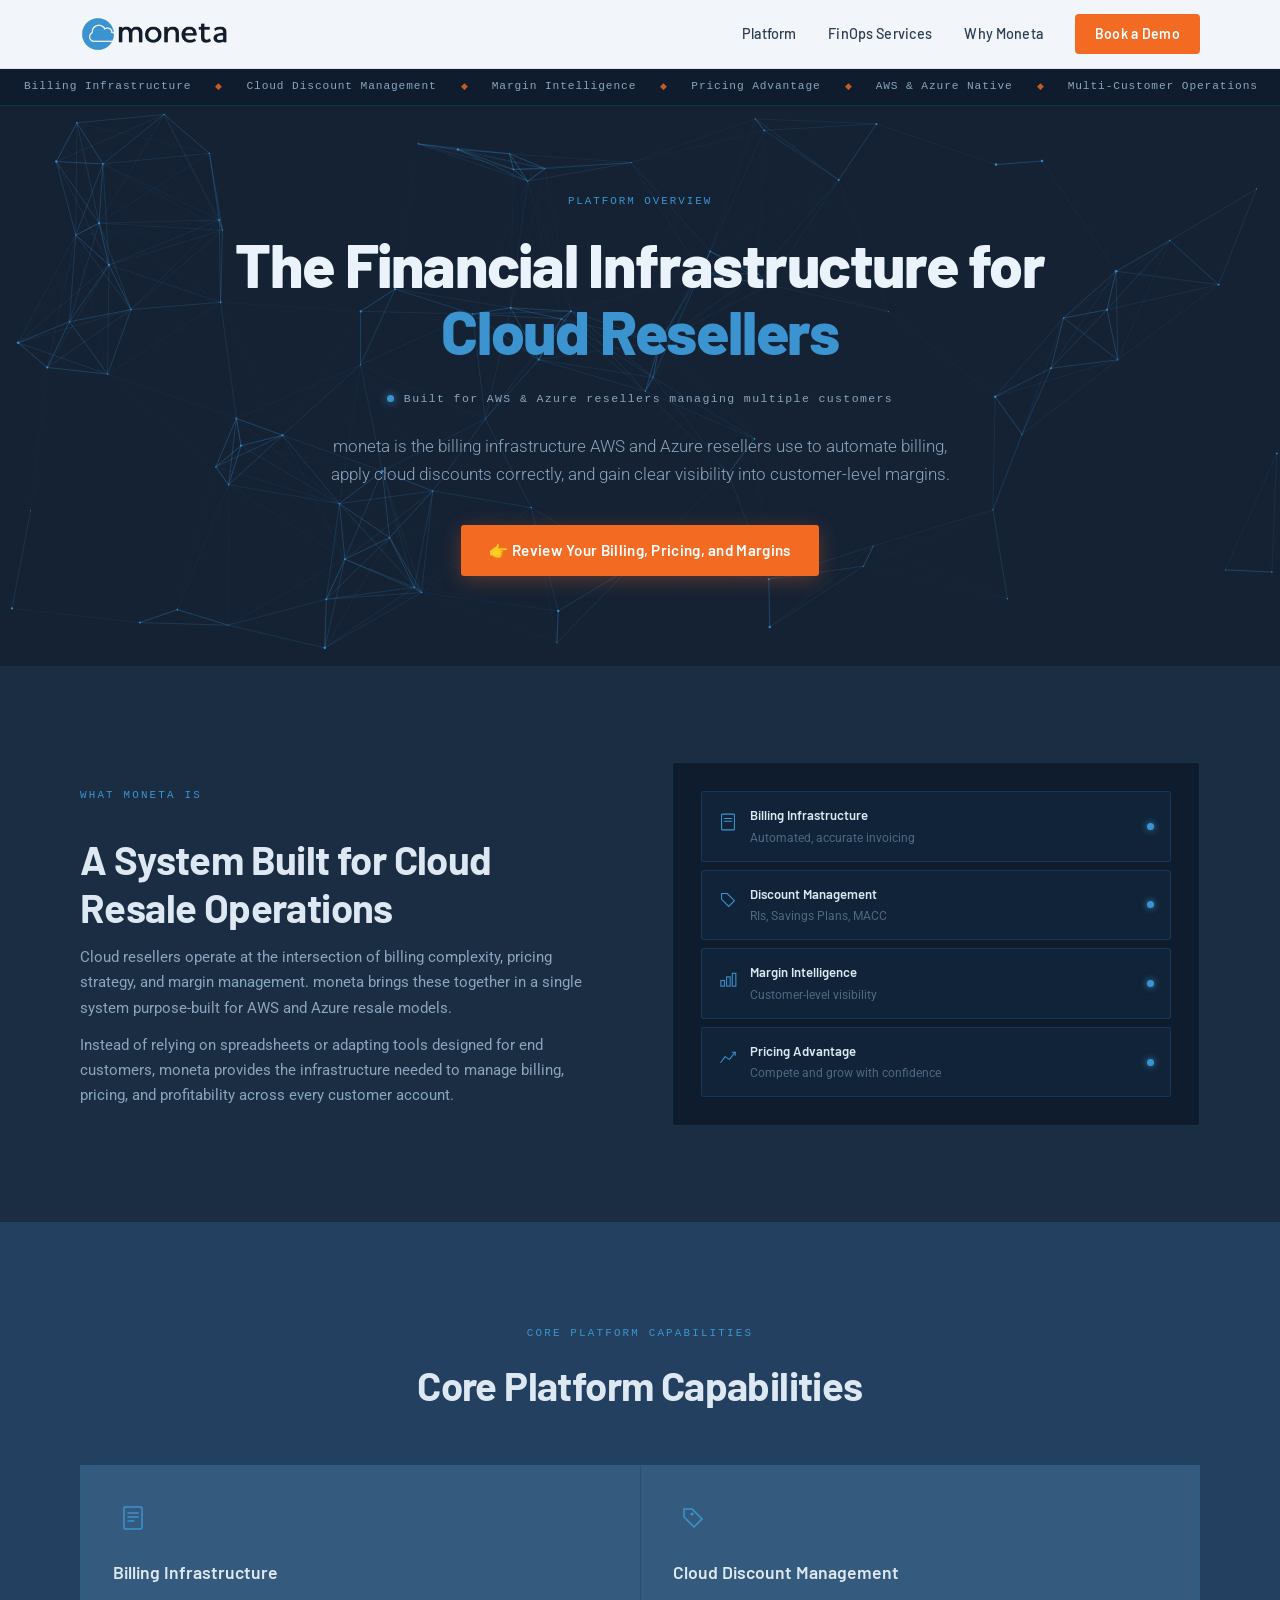
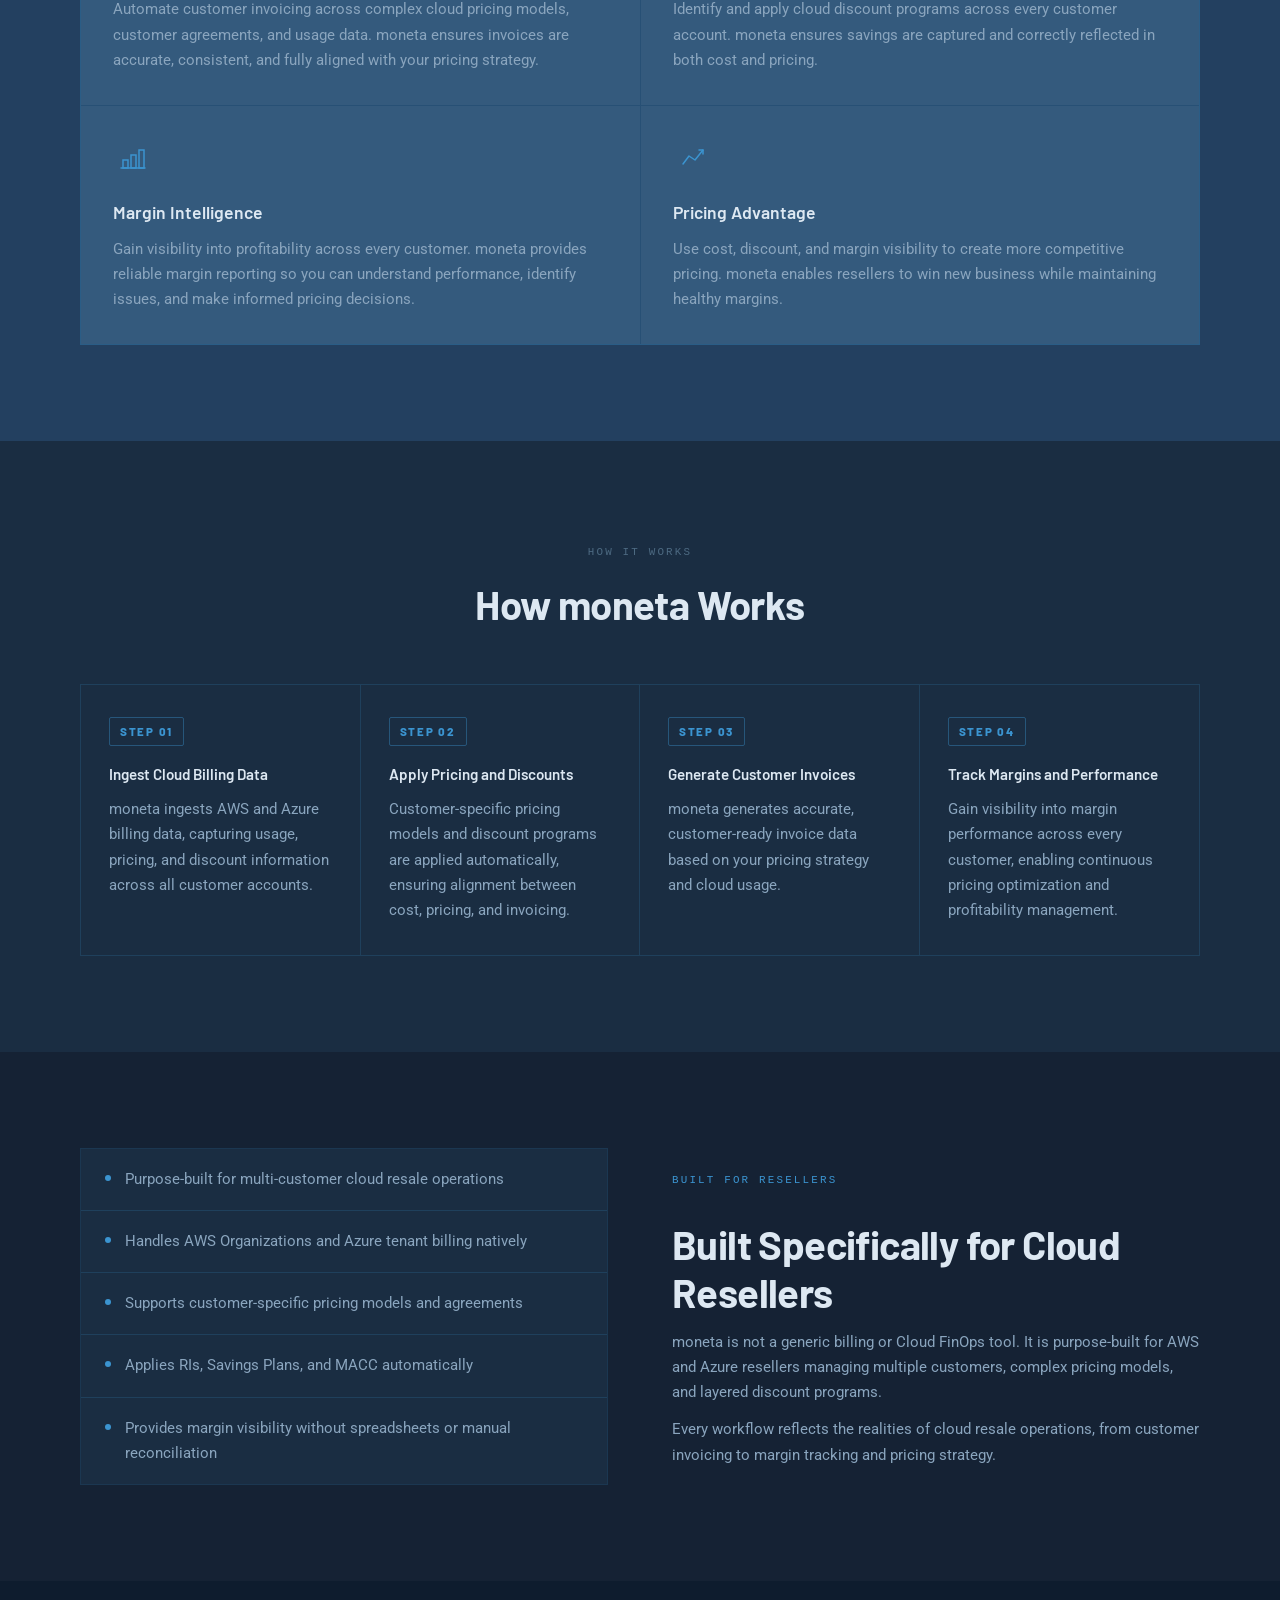
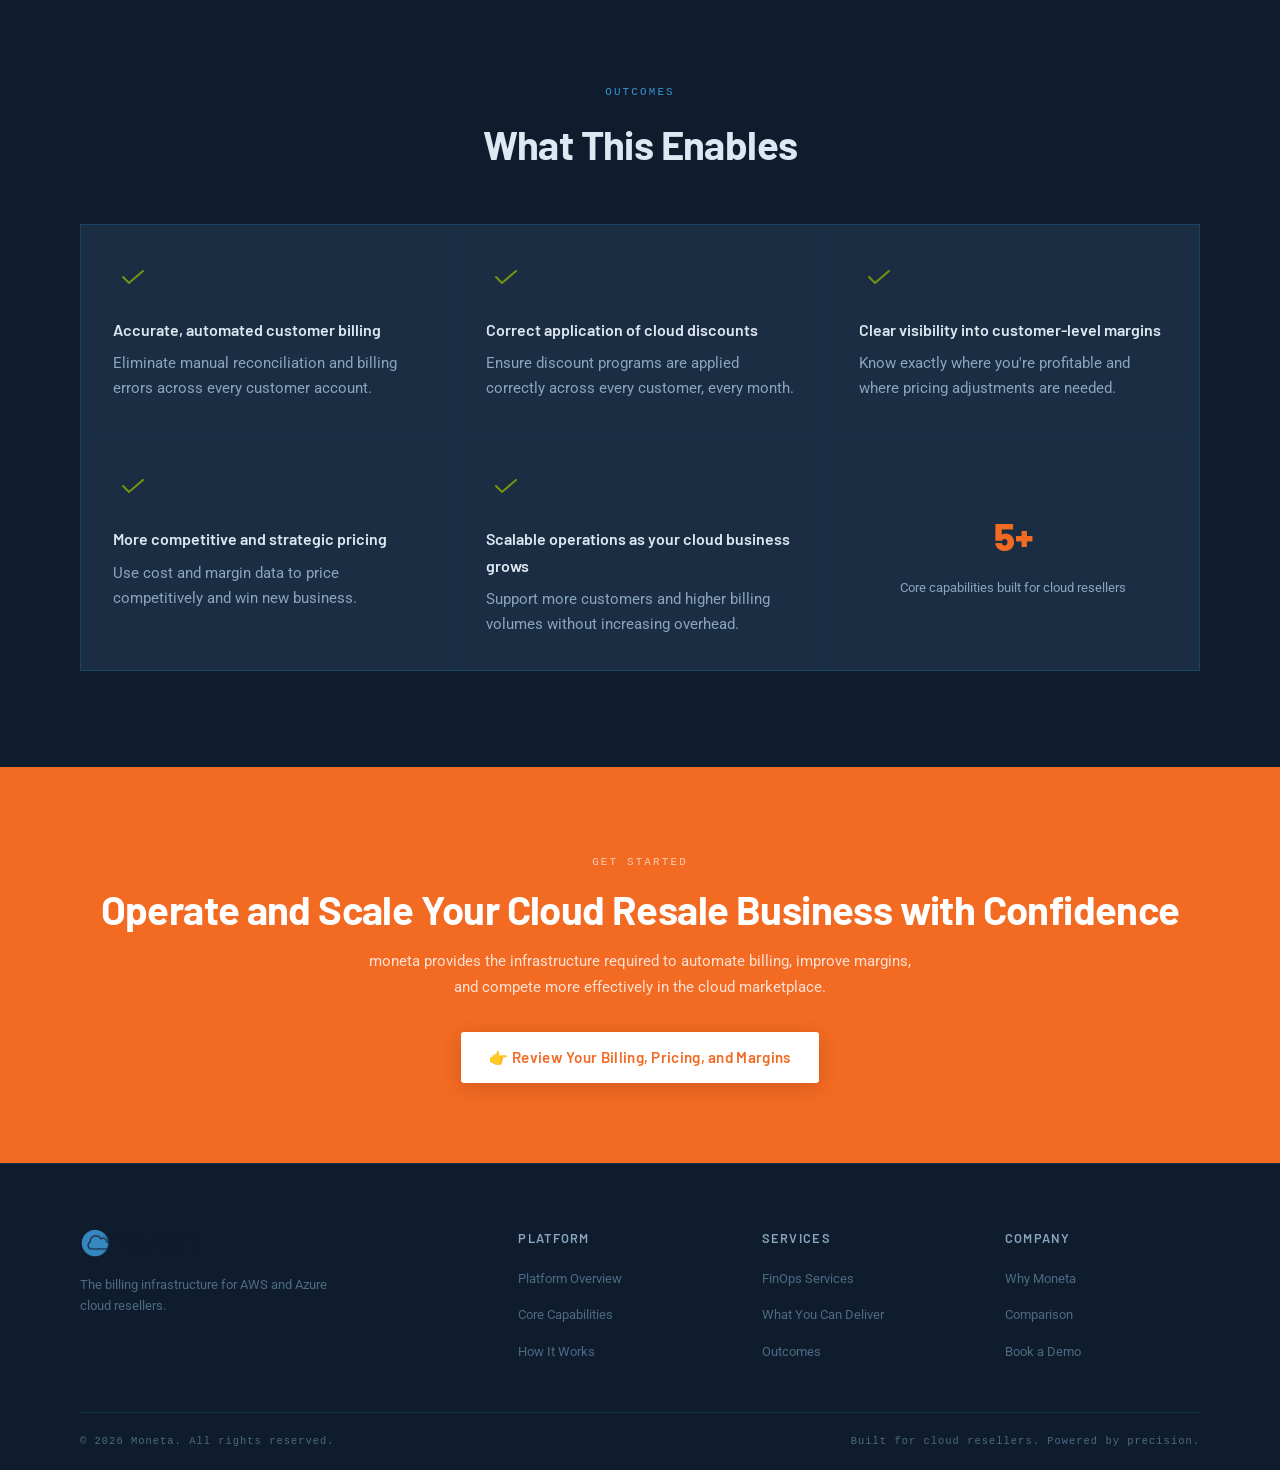
<file: platform.html>
<!DOCTYPE html>
<html lang="en">
<head>
  <meta charset="UTF-8" />
  <meta name="viewport" content="width=device-width, initial-scale=1.0" />
  <title>Platform — Moneta Cloud Reseller Billing</title>
  <link rel="icon" type="image/png" href="assets/images/favicon.png" />
  <link rel="stylesheet" href="css/moneta.css?v=11" />
</head>
<body>

<nav class="nav" role="navigation">
  <div class="nav__inner">
    <a href="index.html" class="nav__logo"><img src="assets/images/moneta-logo.png" alt="moneta" /></a>
    <ul class="nav__links" role="list">
      <li><a href="platform.html"        class="nav__link">Platform</a></li>
      <li><a href="finops-services.html" class="nav__link">FinOps Services</a></li>
      <li><a href="why-moneta.html"      class="nav__link">Why Moneta</a></li>
      <li><a href="#contact"             class="nav__cta">Book a Demo</a></li>
    </ul>
    <button class="nav__hamburger" aria-label="Open menu" aria-expanded="false" aria-controls="mobile-menu">
      <span></span><span></span><span></span>
    </button>
  </div>
  <div class="nav__mobile-menu" id="mobile-menu">
    <a href="index.html"           class="nav__mobile-link">Home</a>
    <a href="platform.html"        class="nav__mobile-link">Platform</a>
    <a href="finops-services.html" class="nav__mobile-link">FinOps Services</a>
    <a href="why-moneta.html"      class="nav__mobile-link">Why Moneta</a>
    <a href="#contact"             class="nav__mobile-cta">Book a Demo</a>
  </div>
</nav>

<!-- ── Signal Strip ─────────────────────────────────────── -->
<div class="signal-strip" aria-hidden="true">
  <div class="signal-strip__track">
    <span class="signal-strip__item">Billing Infrastructure</span><span class="signal-strip__sep">◆</span>
    <span class="signal-strip__item">Cloud Discount Management</span><span class="signal-strip__sep">◆</span>
    <span class="signal-strip__item">Margin Intelligence</span><span class="signal-strip__sep">◆</span>
    <span class="signal-strip__item">Pricing Advantage</span><span class="signal-strip__sep">◆</span>
    <span class="signal-strip__item">AWS &amp; Azure Native</span><span class="signal-strip__sep">◆</span>
    <span class="signal-strip__item">Multi-Customer Operations</span><span class="signal-strip__sep">◆</span>
    <span class="signal-strip__item">Automated Invoicing</span><span class="signal-strip__sep">◆</span>
    <span class="signal-strip__item">Billing Infrastructure</span><span class="signal-strip__sep">◆</span>
    <span class="signal-strip__item">Cloud Discount Management</span><span class="signal-strip__sep">◆</span>
    <span class="signal-strip__item">Margin Intelligence</span><span class="signal-strip__sep">◆</span>
    <span class="signal-strip__item">Pricing Advantage</span><span class="signal-strip__sep">◆</span>
    <span class="signal-strip__item">AWS &amp; Azure Native</span><span class="signal-strip__sep">◆</span>
    <span class="signal-strip__item">Multi-Customer Operations</span><span class="signal-strip__sep">◆</span>
    <span class="signal-strip__item">Automated Invoicing</span><span class="signal-strip__sep">◆</span>
  </div>
</div>

<!-- ── Hero ─────────────────────────────────────────────── -->
<section class="hero hero--inner">
  <canvas id="hero-canvas" aria-hidden="true"></canvas>
  <div class="container">
    <div class="hero__content">
      <div class="hero__eyebrow animate-fade-up">Platform Overview</div>
      <h1 class="animate-fade-up delay-1">
        The Financial Infrastructure for <span class="text-blue">Cloud Resellers</span>
      </h1>
      <div class="hero__platform-line animate-fade-up delay-2">
        <span class="hero__platform-dot"></span>
        Built for AWS &amp; Azure resellers managing multiple customers
      </div>
      <p class="hero__sub animate-fade-up delay-2">
        moneta is the billing infrastructure AWS and Azure resellers use to automate billing,
        apply cloud discounts correctly, and gain clear visibility into customer-level margins.
      </p>
      <div class="hero__cta-group animate-fade-up delay-3">
        <a href="#contact" class="btn btn--primary">👉 Review Your Billing, Pricing, and Margins</a>
      </div>
    </div>
  </div>
</section>

<!-- ── What moneta Is ────────────────────────────────────── -->
<section class="section section--alt" id="what">
  <div class="container">
    <div class="content-split">
      <div class="content-split__text reveal">
        <span class="section-label">What moneta Is</span>
        <h2 style="margin-top:16px">A System Built for Cloud Resale Operations</h2>
        <p>Cloud resellers operate at the intersection of billing complexity, pricing strategy, and margin management. moneta brings these together in a single system purpose-built for AWS and Azure resale models.</p>
        <p style="margin-top:12px">Instead of relying on spreadsheets or adapting tools designed for end customers, moneta provides the infrastructure needed to manage billing, pricing, and profitability across every customer account.</p>
      </div>
      <div class="content-split__visual reveal">
        <div class="content-panel">
          <div class="cp-row">
            <div class="cp-row__icon">
              <svg width="20" height="20" viewBox="0 0 28 28" fill="none" stroke="#3B94D0" stroke-width="1.5" stroke-linecap="round"><rect x="5" y="3" width="18" height="22" rx="1"/><line x1="9" y1="9" x2="19" y2="9"/><line x1="9" y1="13" x2="19" y2="13"/></svg>
            </div>
            <div><div class="cp-row__label">Billing Infrastructure</div><div class="cp-row__sub">Automated, accurate invoicing</div></div>
            <div class="cp-dot"></div>
          </div>
          <div class="cp-row">
            <div class="cp-row__icon">
              <svg width="20" height="20" viewBox="0 0 28 28" fill="none" stroke="#3B94D0" stroke-width="1.5" stroke-linecap="round"><path d="M5 5h8l10 10-8 8L5 13z"/></svg>
            </div>
            <div><div class="cp-row__label">Discount Management</div><div class="cp-row__sub">RIs, Savings Plans, MACC</div></div>
            <div class="cp-dot"></div>
          </div>
          <div class="cp-row">
            <div class="cp-row__icon">
              <svg width="20" height="20" viewBox="0 0 28 28" fill="none" stroke="#3B94D0" stroke-width="1.5" stroke-linecap="round"><rect x="4" y="16" width="5" height="8"/><rect x="12" y="11" width="5" height="13"/><rect x="20" y="6" width="5" height="18"/></svg>
            </div>
            <div><div class="cp-row__label">Margin Intelligence</div><div class="cp-row__sub">Customer-level visibility</div></div>
            <div class="cp-dot"></div>
          </div>
          <div class="cp-row">
            <div class="cp-row__icon">
              <svg width="20" height="20" viewBox="0 0 28 28" fill="none" stroke="#3B94D0" stroke-width="1.5" stroke-linecap="round" stroke-linejoin="round"><polyline points="4,20 10,12 16,16 24,6"/><polyline points="20,6 24,6 24,10"/></svg>
            </div>
            <div><div class="cp-row__label">Pricing Advantage</div><div class="cp-row__sub">Compete and grow with confidence</div></div>
            <div class="cp-dot"></div>
          </div>
        </div>
      </div>
    </div>
  </div>
</section>

<!-- ── Core Capabilities ─────────────────────────────────── -->
<section class="section section--bright" id="pillars">
  <div class="container">
    <div class="section-header section-header--center reveal">
      <span class="section-label">Core Platform Capabilities</span>
      <h2>Core Platform Capabilities</h2>
    </div>
    <div class="grid-2">
      <div class="card reveal">
        <div class="card__icon">
          <svg viewBox="0 0 28 28" fill="none" stroke="currentColor" stroke-width="1.5" stroke-linecap="round"><rect x="5" y="3" width="18" height="22" rx="1"/><line x1="9" y1="9" x2="19" y2="9"/><line x1="9" y1="13" x2="19" y2="13"/><line x1="9" y1="17" x2="15" y2="17"/></svg>
        </div>
        <h3>Billing Infrastructure</h3>
        <p>Automate customer invoicing across complex cloud pricing models, customer agreements, and usage data. moneta ensures invoices are accurate, consistent, and fully aligned with your pricing strategy.</p>
      </div>
      <div class="card reveal">
        <div class="card__icon">
          <svg viewBox="0 0 28 28" fill="none" stroke="currentColor" stroke-width="1.5" stroke-linecap="round"><path d="M5 5h8l10 10-8 8L5 13z"/><circle cx="13" cy="10" r="1.5" fill="currentColor" stroke="none"/></svg>
        </div>
        <h3>Cloud Discount Management</h3>
        <p>Identify and apply cloud discount programs across every customer account. moneta ensures savings are captured and correctly reflected in both cost and pricing.</p>
      </div>
      <div class="card reveal">
        <div class="card__icon">
          <svg viewBox="0 0 28 28" fill="none" stroke="currentColor" stroke-width="1.5" stroke-linecap="round"><rect x="4" y="16" width="5" height="8"/><rect x="12" y="11" width="5" height="13"/><rect x="20" y="6" width="5" height="18"/><line x1="2" y1="24" x2="26" y2="24"/></svg>
        </div>
        <h3>Margin Intelligence</h3>
        <p>Gain visibility into profitability across every customer. moneta provides reliable margin reporting so you can understand performance, identify issues, and make informed pricing decisions.</p>
      </div>
      <div class="card reveal">
        <div class="card__icon">
          <svg viewBox="0 0 28 28" fill="none" stroke="currentColor" stroke-width="1.5" stroke-linecap="round" stroke-linejoin="round"><polyline points="4,20 10,12 16,16 24,6"/><polyline points="20,6 24,6 24,10"/></svg>
        </div>
        <h3>Pricing Advantage</h3>
        <p>Use cost, discount, and margin visibility to create more competitive pricing. moneta enables resellers to win new business while maintaining healthy margins.</p>
      </div>
    </div>
  </div>
</section>

<!-- ── How It Works ──────────────────────────────────────── -->
<section class="section section--alt" id="how">
  <div class="container">
    <div class="section-header section-header--center reveal">
      <span class="section-label section-label--muted">How It Works</span>
      <h2>How moneta Works</h2>
    </div>
    <div class="steps">
      <div class="step reveal">
        <div class="step__number">STEP 01</div>
        <h4>Ingest Cloud Billing Data</h4>
        <p>moneta ingests AWS and Azure billing data, capturing usage, pricing, and discount information across all customer accounts.</p>
      </div>
      <div class="step reveal">
        <div class="step__number">STEP 02</div>
        <h4>Apply Pricing and Discounts</h4>
        <p>Customer-specific pricing models and discount programs are applied automatically, ensuring alignment between cost, pricing, and invoicing.</p>
      </div>
      <div class="step reveal">
        <div class="step__number">STEP 03</div>
        <h4>Generate Customer Invoices</h4>
        <p>moneta generates accurate, customer-ready invoice data based on your pricing strategy and cloud usage.</p>
      </div>
      <div class="step reveal">
        <div class="step__number">STEP 04</div>
        <h4>Track Margins and Performance</h4>
        <p>Gain visibility into margin performance across every customer, enabling continuous pricing optimization and profitability management.</p>
      </div>
    </div>
  </div>
</section>

<!-- ── Built for Resellers ───────────────────────────────── -->
<section class="section" id="resellers">
  <div class="container">
    <div class="content-split content-split--text-right">
      <div class="content-split__text reveal">
        <span class="section-label">Built for Resellers</span>
        <h2 style="margin-top:16px">Built Specifically for Cloud Resellers</h2>
        <p>moneta is not a generic billing or Cloud FinOps tool. It is purpose-built for AWS and Azure resellers managing multiple customers, complex pricing models, and layered discount programs.</p>
        <p style="margin-top:12px">Every workflow reflects the realities of cloud resale operations, from customer invoicing to margin tracking and pricing strategy.</p>
      </div>
      <div class="content-split__visual reveal">
        <div class="highlight-list">
          <div class="highlight-item"><span class="highlight-dot"></span><p>Purpose-built for multi-customer cloud resale operations</p></div>
          <div class="highlight-item"><span class="highlight-dot"></span><p>Handles AWS Organizations and Azure tenant billing natively</p></div>
          <div class="highlight-item"><span class="highlight-dot"></span><p>Supports customer-specific pricing models and agreements</p></div>
          <div class="highlight-item"><span class="highlight-dot"></span><p>Applies RIs, Savings Plans, and MACC automatically</p></div>
          <div class="highlight-item"><span class="highlight-dot"></span><p>Provides margin visibility without spreadsheets or manual reconciliation</p></div>
        </div>
      </div>
    </div>
  </div>
</section>

<!-- ── Outcomes ──────────────────────────────────────────── -->
<section class="section section--deep" id="outcomes">
  <div class="container">
    <div class="section-header section-header--center reveal">
      <span class="section-label">Outcomes</span>
      <h2>What This Enables</h2>
    </div>
    <div class="grid-3">
      <div class="card reveal">
        <div class="card__icon card__icon--check"><svg viewBox="0 0 28 28" fill="none" stroke="currentColor" stroke-width="2" stroke-linecap="round"><polyline points="4,14 10,20 24,8"/></svg></div>
        <h4>Accurate, automated customer billing</h4>
        <p>Eliminate manual reconciliation and billing errors across every customer account.</p>
      </div>
      <div class="card reveal">
        <div class="card__icon card__icon--check"><svg viewBox="0 0 28 28" fill="none" stroke="currentColor" stroke-width="2" stroke-linecap="round"><polyline points="4,14 10,20 24,8"/></svg></div>
        <h4>Correct application of cloud discounts</h4>
        <p>Ensure discount programs are applied correctly across every customer, every month.</p>
      </div>
      <div class="card reveal">
        <div class="card__icon card__icon--check"><svg viewBox="0 0 28 28" fill="none" stroke="currentColor" stroke-width="2" stroke-linecap="round"><polyline points="4,14 10,20 24,8"/></svg></div>
        <h4>Clear visibility into customer-level margins</h4>
        <p>Know exactly where you're profitable and where pricing adjustments are needed.</p>
      </div>
      <div class="card reveal">
        <div class="card__icon card__icon--check"><svg viewBox="0 0 28 28" fill="none" stroke="currentColor" stroke-width="2" stroke-linecap="round"><polyline points="4,14 10,20 24,8"/></svg></div>
        <h4>More competitive and strategic pricing</h4>
        <p>Use cost and margin data to price competitively and win new business.</p>
      </div>
      <div class="card reveal">
        <div class="card__icon card__icon--check"><svg viewBox="0 0 28 28" fill="none" stroke="currentColor" stroke-width="2" stroke-linecap="round"><polyline points="4,14 10,20 24,8"/></svg></div>
        <h4>Scalable operations as your cloud business grows</h4>
        <p>Support more customers and higher billing volumes without increasing overhead.</p>
      </div>
      <div class="card reveal" style="display:flex;align-items:center;justify-content:center;text-align:center;">
        <div>
          <div style="font-family:var(--fh);font-weight:800;font-size:2.4rem;color:var(--orange);margin-bottom:8px;">5+</div>
          <p style="font-size:0.82rem">Core capabilities built for cloud resellers</p>
        </div>
      </div>
    </div>
  </div>
</section>

<!-- ── CTA Banner ────────────────────────────────────────── -->
<section class="cta-banner">
  <div class="container">
    <div class="reveal">
      <span class="section-label">Get Started</span>
      <h2>Operate and Scale Your Cloud Resale Business with Confidence</h2>
      <p>moneta provides the infrastructure required to automate billing, improve margins, and compete more effectively in the cloud marketplace.</p>
      <a href="#contact" class="btn btn--primary">👉 Review Your Billing, Pricing, and Margins</a>
    </div>
  </div>
</section>

<!-- ── Footer ─────────────────────────────────────────────── -->
<footer class="footer" role="contentinfo">
  <div class="container">
    <div class="footer__inner">
      <div class="footer__brand">
        <a href="index.html" class="footer__logo"><img src="assets/images/moneta-logo.png" alt="moneta" /></a>
        <p>The billing infrastructure for AWS and Azure cloud resellers.</p>
      </div>
      <div class="footer__col"><h5>Platform</h5><ul class="footer__links"><li><a href="platform.html" class="footer__link">Platform Overview</a></li><li><a href="platform.html#pillars" class="footer__link">Core Capabilities</a></li><li><a href="platform.html#how" class="footer__link">How It Works</a></li></ul></div>
      <div class="footer__col"><h5>Services</h5><ul class="footer__links"><li><a href="finops-services.html" class="footer__link">FinOps Services</a></li><li><a href="finops-services.html#deliver" class="footer__link">What You Can Deliver</a></li><li><a href="finops-services.html#outcomes" class="footer__link">Outcomes</a></li></ul></div>
      <div class="footer__col"><h5>Company</h5><ul class="footer__links"><li><a href="why-moneta.html" class="footer__link">Why Moneta</a></li><li><a href="why-moneta.html#compare" class="footer__link">Comparison</a></li><li><a href="#contact" class="footer__link">Book a Demo</a></li></ul></div>
    </div>
    <div class="footer__bottom"><span class="footer__copy">&copy; 2026 Moneta. All rights reserved.</span><span class="footer__tagline">Built for cloud resellers. Powered by precision.</span></div>
  </div>
</footer>

<!-- Contact Modal -->
<div class="contact-modal" id="contact-modal" role="dialog" aria-modal="true" aria-labelledby="modal-title" hidden>
  <div class="contact-modal__backdrop"></div>
  <div class="contact-modal__panel">
    <button class="contact-modal__close" aria-label="Close"><svg width="14" height="14" viewBox="0 0 14 14" fill="none"><path d="M1 1l12 12M13 1L1 13" stroke="currentColor" stroke-width="1.6" stroke-linecap="round"/></svg></button>
    <div class="contact-modal__body">
      <div class="contact-modal__info">
        <span class="section-label">Get Started</span>
        <h2 id="modal-title">Review Your Billing, Pricing, and Margins</h2>
        <p>Talk to the moneta team about your cloud resale operations.</p>
        <ul class="contact-modal__trust"><li>Trusted by AWS &amp; Azure resellers</li><li>$100M+ in annual cloud spend managed</li><li>Response within 1 business day</li></ul>
      </div>
      <div class="contact-modal__form-panel">
        <form class="contact-form" id="modal-demo-form" novalidate>
          <div class="form-row"><div class="form-group"><label class="form-label" for="m-fn">First Name<span class="required">*</span></label><input class="form-input" type="text" id="m-fn" name="first_name" required /></div><div class="form-group"><label class="form-label" for="m-ln">Last Name<span class="required">*</span></label><input class="form-input" type="text" id="m-ln" name="last_name" required /></div></div>
          <div class="form-row"><div class="form-group"><label class="form-label" for="m-em">Business Email<span class="required">*</span></label><input class="form-input" type="email" id="m-em" name="email" required /></div><div class="form-group"><label class="form-label" for="m-ph">Phone<span class="required">*</span></label><input class="form-input" type="tel" id="m-ph" name="phone" required /></div></div>
          <div class="form-row"><div class="form-group"><label class="form-label" for="m-co">Company<span class="required">*</span></label><input class="form-input" type="text" id="m-co" name="company" required /></div><div class="form-group"><label class="form-label" for="m-ti">Title<span class="required">*</span></label><input class="form-input" type="text" id="m-ti" name="title" required /></div></div>
          <div class="form-group"><label class="form-label" for="m-msg">Message<span class="required">*</span></label><textarea class="form-textarea" id="m-msg" name="message" required></textarea></div>
          <button type="submit" class="form-submit">Submit</button>
        </form>
      </div>
    </div>
  </div>
</div>
<div class="tweaks-panel" id="tweaks-panel"></div>
<script src="js/moneta.js?v=3"></script>
</body>
</html>
</file>
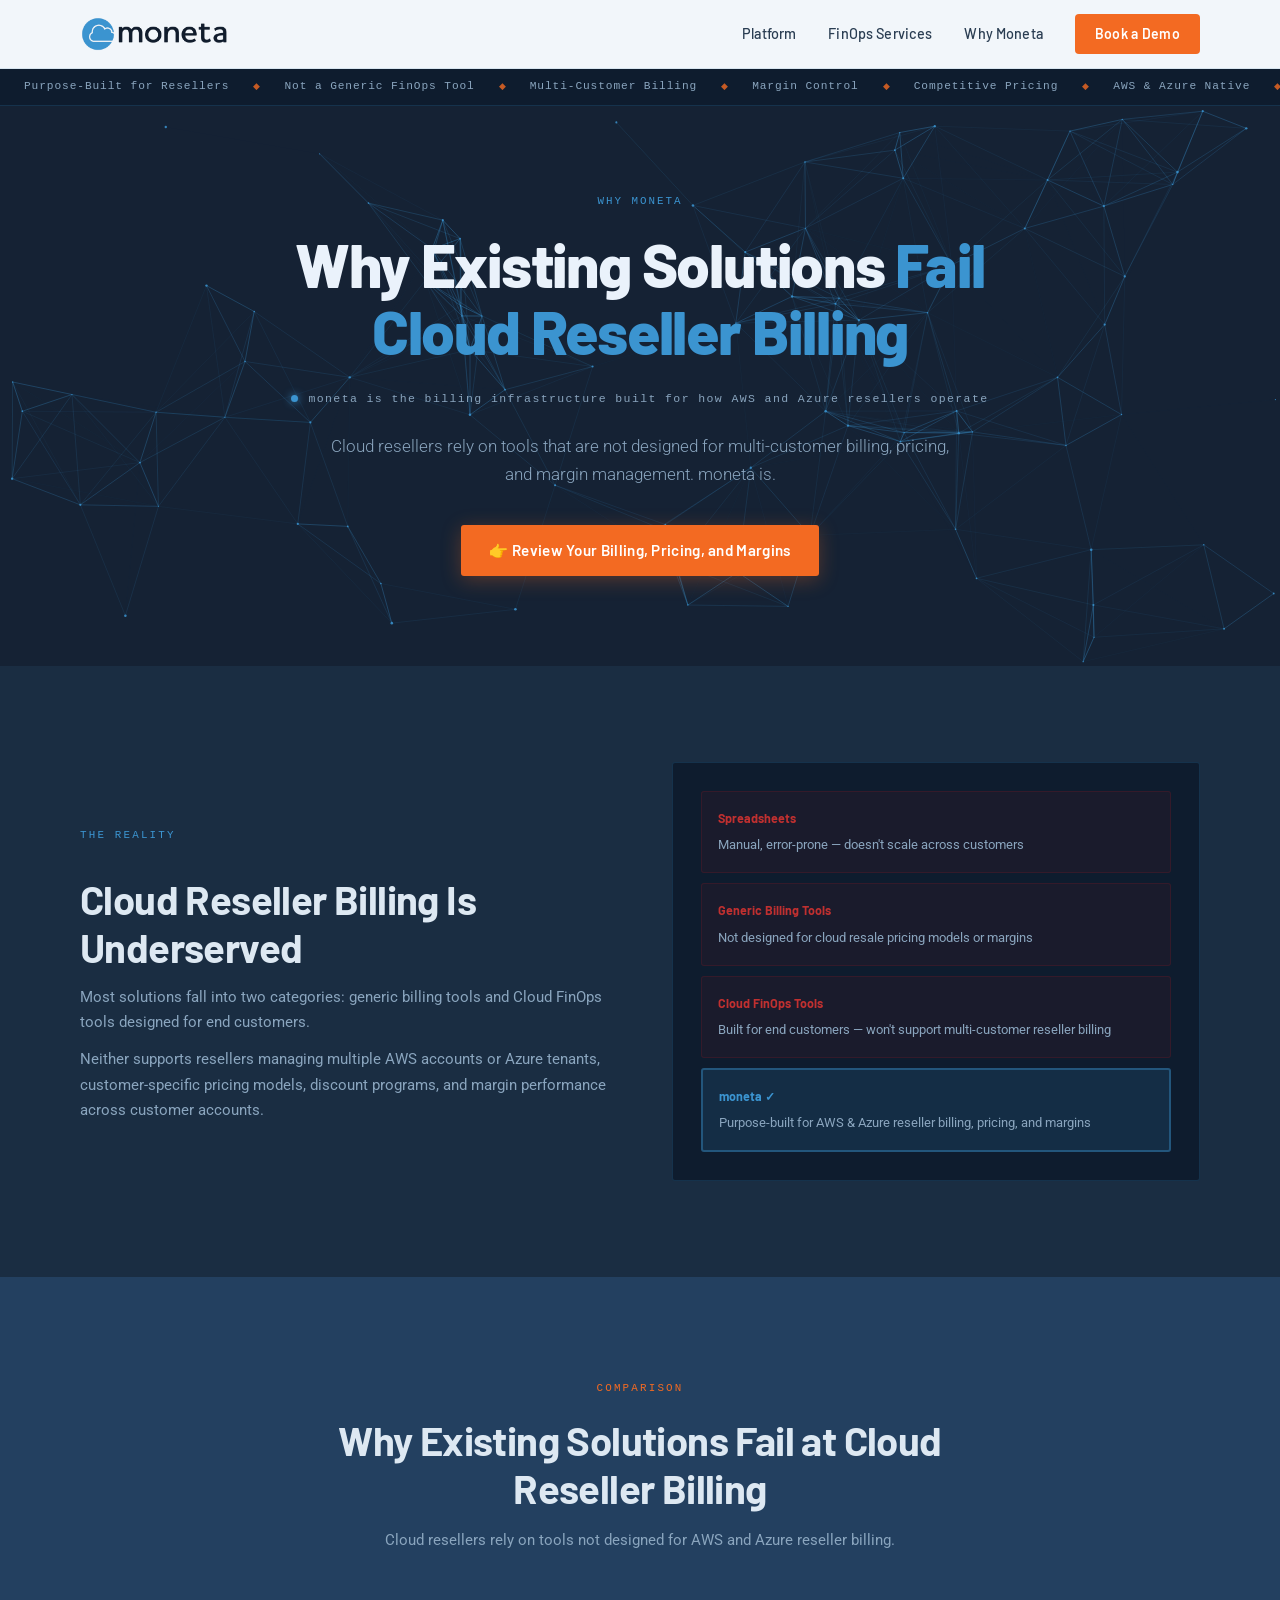
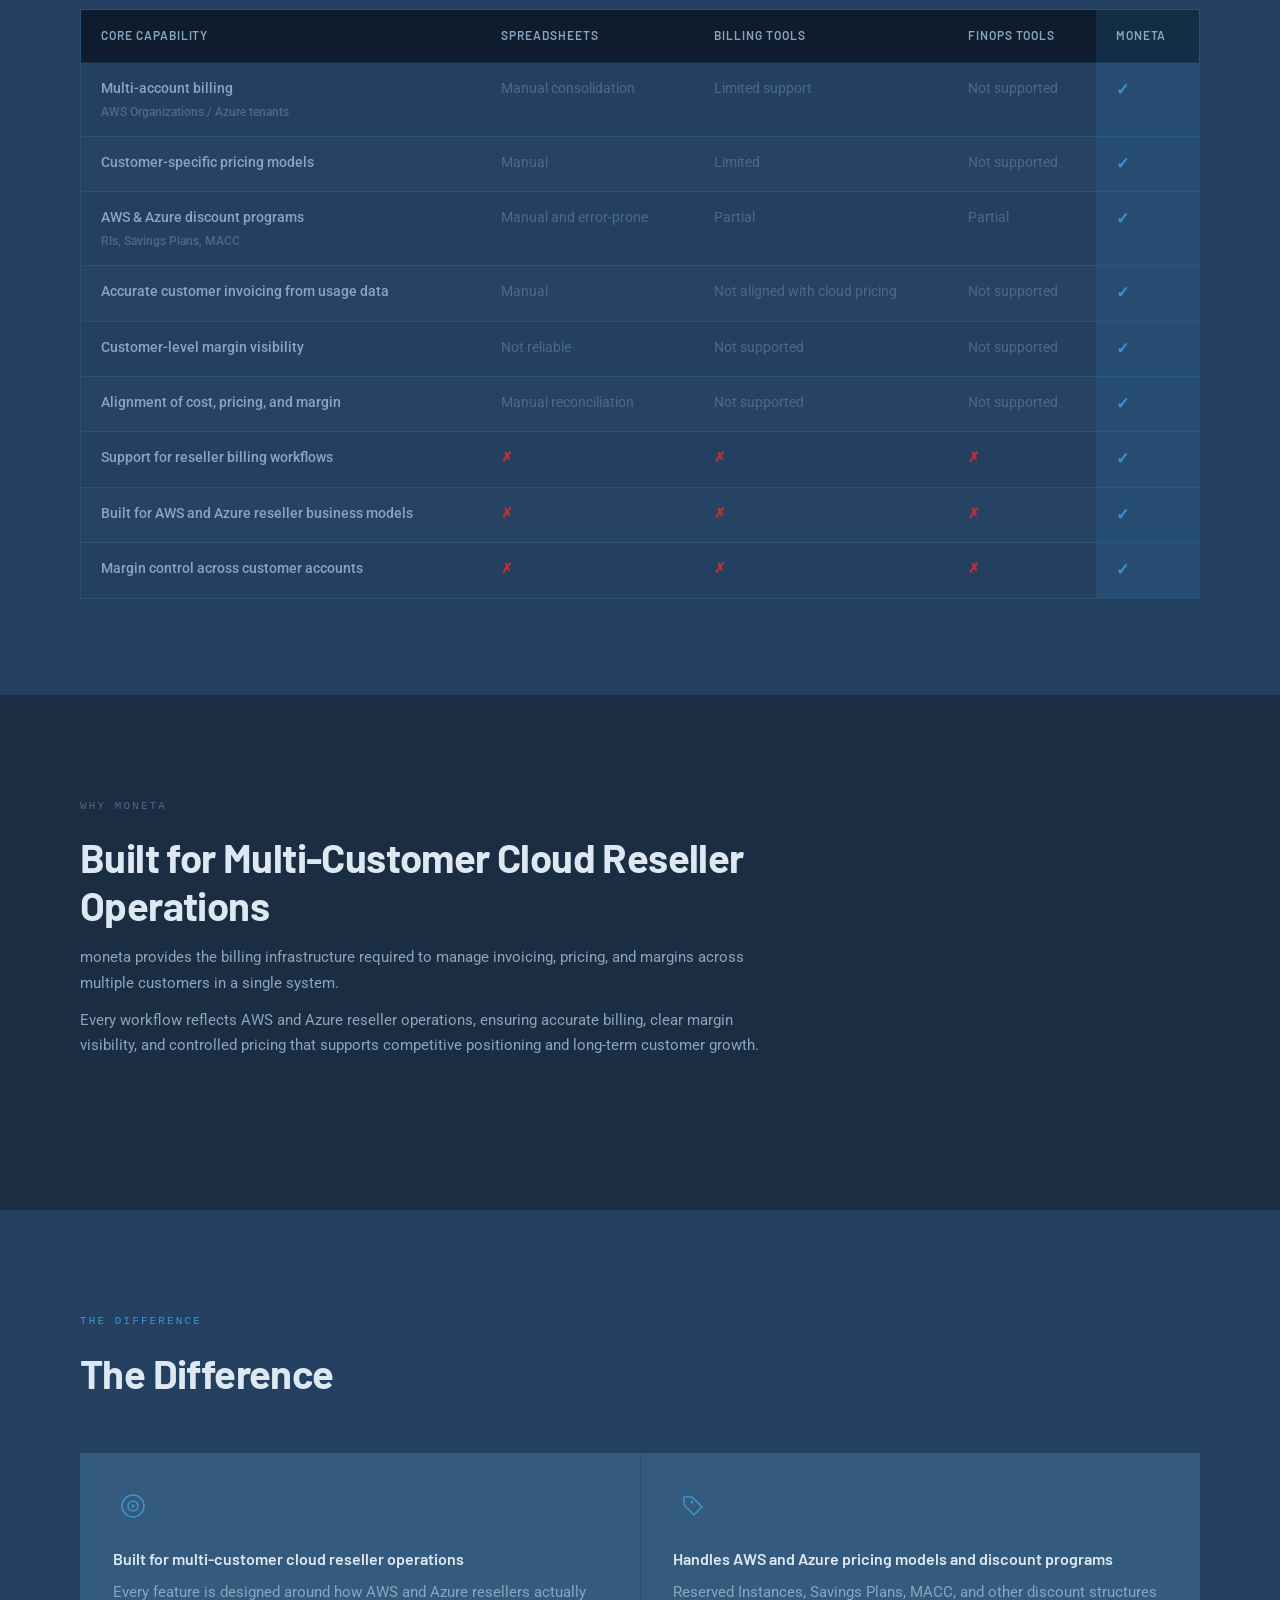
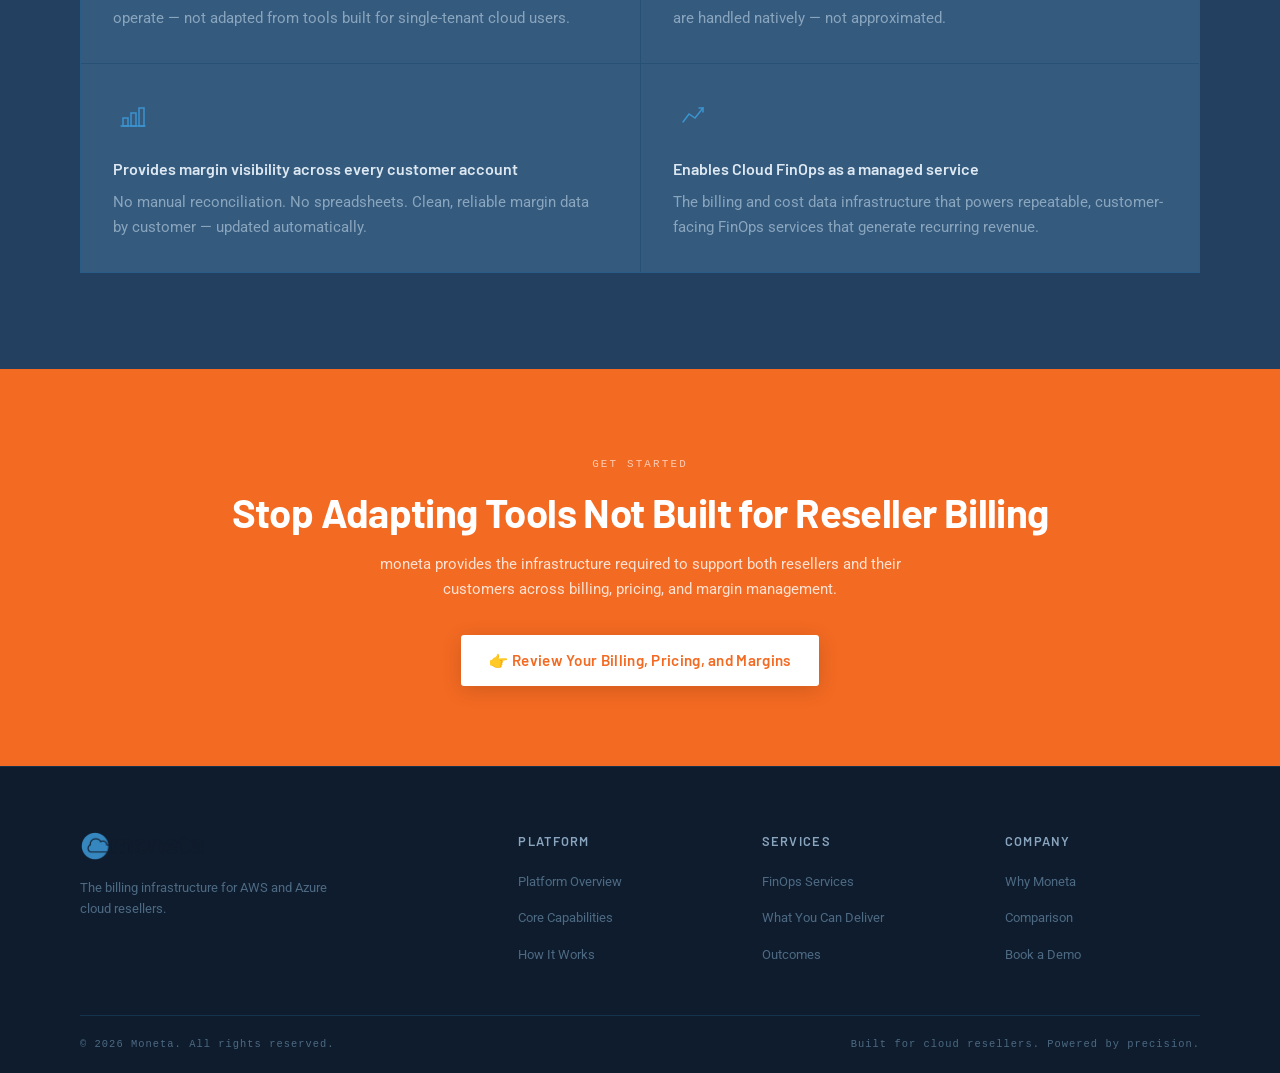
<file: why-moneta.html>
<!DOCTYPE html>
<html lang="en">
<head>
  <meta charset="UTF-8" />
  <meta name="viewport" content="width=device-width, initial-scale=1.0" />
  <title>Why Moneta — Cloud Reseller Billing That Works</title>
  <link rel="icon" type="image/png" href="assets/images/favicon.png" />
  <link rel="stylesheet" href="css/moneta.css?v=11" />
</head>
<body>

<nav class="nav" role="navigation">
  <div class="nav__inner">
    <a href="index.html" class="nav__logo"><img src="assets/images/moneta-logo.png" alt="moneta" /></a>
    <ul class="nav__links" role="list">
      <li><a href="platform.html"        class="nav__link">Platform</a></li>
      <li><a href="finops-services.html" class="nav__link">FinOps Services</a></li>
      <li><a href="why-moneta.html"      class="nav__link">Why Moneta</a></li>
      <li><a href="#contact"             class="nav__cta">Book a Demo</a></li>
    </ul>
    <button class="nav__hamburger" aria-label="Open menu" aria-expanded="false" aria-controls="mobile-menu">
      <span></span><span></span><span></span>
    </button>
  </div>
  <div class="nav__mobile-menu" id="mobile-menu">
    <a href="index.html"           class="nav__mobile-link">Home</a>
    <a href="platform.html"        class="nav__mobile-link">Platform</a>
    <a href="finops-services.html" class="nav__mobile-link">FinOps Services</a>
    <a href="why-moneta.html"      class="nav__mobile-link">Why Moneta</a>
    <a href="#contact"             class="nav__mobile-cta">Book a Demo</a>
  </div>
</nav>

<div class="signal-strip" aria-hidden="true">
  <div class="signal-strip__track">
    <span class="signal-strip__item">Purpose-Built for Resellers</span><span class="signal-strip__sep">◆</span>
    <span class="signal-strip__item">Not a Generic FinOps Tool</span><span class="signal-strip__sep">◆</span>
    <span class="signal-strip__item">Multi-Customer Billing</span><span class="signal-strip__sep">◆</span>
    <span class="signal-strip__item">Margin Control</span><span class="signal-strip__sep">◆</span>
    <span class="signal-strip__item">Competitive Pricing</span><span class="signal-strip__sep">◆</span>
    <span class="signal-strip__item">AWS &amp; Azure Native</span><span class="signal-strip__sep">◆</span>
    <span class="signal-strip__item">Purpose-Built for Resellers</span><span class="signal-strip__sep">◆</span>
    <span class="signal-strip__item">Not a Generic FinOps Tool</span><span class="signal-strip__sep">◆</span>
    <span class="signal-strip__item">Multi-Customer Billing</span><span class="signal-strip__sep">◆</span>
    <span class="signal-strip__item">Margin Control</span><span class="signal-strip__sep">◆</span>
    <span class="signal-strip__item">Competitive Pricing</span><span class="signal-strip__sep">◆</span>
    <span class="signal-strip__item">AWS &amp; Azure Native</span><span class="signal-strip__sep">◆</span>
  </div>
</div>

<!-- ── Hero ─────────────────────────────────────────────── -->
<section class="hero hero--inner">
  <canvas id="hero-canvas" aria-hidden="true"></canvas>
  <div class="container">
    <div class="hero__content">
      <div class="hero__eyebrow animate-fade-up">Why Moneta</div>
      <h1 class="animate-fade-up delay-1">
        Why Existing Solutions <span class="text-blue">Fail Cloud Reseller Billing</span>
      </h1>
      <div class="hero__platform-line animate-fade-up delay-2">
        <span class="hero__platform-dot"></span>
        moneta is the billing infrastructure built for how AWS and Azure resellers operate
      </div>
      <p class="hero__sub animate-fade-up delay-2">
        Cloud resellers rely on tools that are not designed for multi-customer billing,
        pricing, and margin management. moneta is.
      </p>
      <div class="hero__cta-group animate-fade-up delay-3">
        <a href="#contact" class="btn btn--primary">👉 Review Your Billing, Pricing, and Margins</a>
      </div>
    </div>
  </div>
</section>

<!-- ── The Reality ───────────────────────────────────────── -->
<section class="section section--alt" id="reality">
  <div class="container">
    <div class="content-split">
      <div class="content-split__text reveal">
        <span class="section-label">The Reality</span>
        <h2 style="margin-top:16px">Cloud Reseller Billing Is Underserved</h2>
        <p>Most solutions fall into two categories: generic billing tools and Cloud FinOps tools designed for end customers.</p>
        <p style="margin-top:12px">Neither supports resellers managing multiple AWS accounts or Azure tenants, customer-specific pricing models, discount programs, and margin performance across customer accounts.</p>
      </div>
      <div class="content-split__visual reveal">
        <div class="content-panel">
          <div style="display:flex;flex-direction:column;gap:10px;">
            <div style="padding:16px;background:rgba(240,20,27,0.05);border:1px solid rgba(240,20,27,0.12);border-radius:var(--r);">
              <div style="font-family:var(--fh);font-weight:700;font-size:0.78rem;color:#c03030;margin-bottom:6px;">Spreadsheets</div>
              <p style="font-size:0.8rem;margin:0">Manual, error-prone — doesn't scale across customers</p>
            </div>
            <div style="padding:16px;background:rgba(240,20,27,0.05);border:1px solid rgba(240,20,27,0.12);border-radius:var(--r);">
              <div style="font-family:var(--fh);font-weight:700;font-size:0.78rem;color:#c03030;margin-bottom:6px;">Generic Billing Tools</div>
              <p style="font-size:0.8rem;margin:0">Not designed for cloud resale pricing models or margins</p>
            </div>
            <div style="padding:16px;background:rgba(240,20,27,0.05);border:1px solid rgba(240,20,27,0.12);border-radius:var(--r);">
              <div style="font-family:var(--fh);font-weight:700;font-size:0.78rem;color:#c03030;margin-bottom:6px;">Cloud FinOps Tools</div>
              <p style="font-size:0.8rem;margin:0">Built for end customers — won't support multi-customer reseller billing</p>
            </div>
            <div style="padding:16px;background:var(--blue-dim);border:2px solid var(--border-hi);border-radius:var(--r);">
              <div style="font-family:var(--fh);font-weight:700;font-size:0.78rem;color:var(--blue);margin-bottom:6px;">moneta ✓</div>
              <p style="font-size:0.8rem;color:var(--text-2);margin:0">Purpose-built for AWS &amp; Azure reseller billing, pricing, and margins</p>
            </div>
          </div>
        </div>
      </div>
    </div>
  </div>
</section>

<!-- ── Comparison Table ──────────────────────────────────── -->
<section class="section section--bright" id="compare">
  <div class="container">
    <div class="section-header section-header--center reveal">
      <span class="section-label section-label--orange">Comparison</span>
      <h2>Why Existing Solutions Fail at Cloud Reseller Billing</h2>
      <p>Cloud resellers rely on tools not designed for AWS and Azure reseller billing.</p>
    </div>
    <div class="table-wrapper reveal">
      <table class="comparison-table" role="table" aria-label="Comparison of billing solutions for cloud resellers">
        <thead>
          <tr>
            <th scope="col">Core Capability</th>
            <th scope="col">Spreadsheets</th>
            <th scope="col">Billing Tools</th>
            <th scope="col">FinOps Tools</th>
            <th scope="col" class="col-moneta">moneta</th>
          </tr>
        </thead>
        <tbody>
          <tr>
            <td>Multi-account billing<br /><span style="font-size:0.72rem;color:var(--text-3)">AWS Organizations / Azure tenants</span></td>
            <td>Manual consolidation</td><td>Limited support</td><td>Not supported</td>
            <td class="col-moneta"><span class="check-mark">✓</span></td>
          </tr>
          <tr>
            <td>Customer-specific pricing models</td>
            <td>Manual</td><td>Limited</td><td>Not supported</td>
            <td class="col-moneta"><span class="check-mark">✓</span></td>
          </tr>
          <tr>
            <td>AWS &amp; Azure discount programs<br /><span style="font-size:0.72rem;color:var(--text-3)">RIs, Savings Plans, MACC</span></td>
            <td>Manual and error-prone</td><td>Partial</td><td>Partial</td>
            <td class="col-moneta"><span class="check-mark">✓</span></td>
          </tr>
          <tr>
            <td>Accurate customer invoicing from usage data</td>
            <td>Manual</td><td>Not aligned with cloud pricing</td><td>Not supported</td>
            <td class="col-moneta"><span class="check-mark">✓</span></td>
          </tr>
          <tr>
            <td>Customer-level margin visibility</td>
            <td>Not reliable</td><td>Not supported</td><td>Not supported</td>
            <td class="col-moneta"><span class="check-mark">✓</span></td>
          </tr>
          <tr>
            <td>Alignment of cost, pricing, and margin</td>
            <td>Manual reconciliation</td><td>Not supported</td><td>Not supported</td>
            <td class="col-moneta"><span class="check-mark">✓</span></td>
          </tr>
          <tr>
            <td>Support for reseller billing workflows</td>
            <td><span class="x-mark">✗</span></td><td><span class="x-mark">✗</span></td><td><span class="x-mark">✗</span></td>
            <td class="col-moneta"><span class="check-mark">✓</span></td>
          </tr>
          <tr>
            <td>Built for AWS and Azure reseller business models</td>
            <td><span class="x-mark">✗</span></td><td><span class="x-mark">✗</span></td><td><span class="x-mark">✗</span></td>
            <td class="col-moneta"><span class="check-mark">✓</span></td>
          </tr>
          <tr>
            <td>Margin control across customer accounts</td>
            <td><span class="x-mark">✗</span></td><td><span class="x-mark">✗</span></td><td><span class="x-mark">✗</span></td>
            <td class="col-moneta"><span class="check-mark">✓</span></td>
          </tr>
        </tbody>
      </table>
    </div>
  </div>
</section>

<!-- ── Built for Resellers ───────────────────────────────── -->
<section class="section section--alt" id="built-for">
  <div class="container">
    <div class="section-header reveal">
      <span class="section-label section-label--muted">Why moneta</span>
      <h2>Built for Multi-Customer Cloud Reseller Operations</h2>
      <p>moneta provides the billing infrastructure required to manage invoicing, pricing, and margins across multiple customers in a single system.</p>
      <p style="margin-top:12px">Every workflow reflects AWS and Azure reseller operations, ensuring accurate billing, clear margin visibility, and controlled pricing that supports competitive positioning and long-term customer growth.</p>
    </div>
  </div>
</section>

<!-- ── The Difference ────────────────────────────────────── -->
<section class="section section--bright" id="difference">
  <div class="container">
    <div class="section-header reveal">
      <span class="section-label">The Difference</span>
      <h2>The Difference</h2>
    </div>
    <div class="grid-2">
      <div class="card reveal">
        <div class="card__icon">
          <svg viewBox="0 0 28 28" fill="none" stroke="currentColor" stroke-width="1.5" stroke-linecap="round"><circle cx="14" cy="14" r="11"/><circle cx="14" cy="14" r="5"/><circle cx="14" cy="14" r="1.5" fill="currentColor" stroke="none"/></svg>
        </div>
        <h4>Built for multi-customer cloud reseller operations</h4>
        <p>Every feature is designed around how AWS and Azure resellers actually operate — not adapted from tools built for single-tenant cloud users.</p>
      </div>
      <div class="card reveal">
        <div class="card__icon">
          <svg viewBox="0 0 28 28" fill="none" stroke="currentColor" stroke-width="1.5" stroke-linecap="round"><path d="M5 5h8l10 10-8 8L5 13z"/><circle cx="13" cy="10" r="1.5" fill="currentColor" stroke="none"/></svg>
        </div>
        <h4>Handles AWS and Azure pricing models and discount programs</h4>
        <p>Reserved Instances, Savings Plans, MACC, and other discount structures are handled natively — not approximated.</p>
      </div>
      <div class="card reveal">
        <div class="card__icon">
          <svg viewBox="0 0 28 28" fill="none" stroke="currentColor" stroke-width="1.5" stroke-linecap="round"><rect x="4" y="16" width="5" height="8"/><rect x="12" y="11" width="5" height="13"/><rect x="20" y="6" width="5" height="18"/><line x1="2" y1="24" x2="26" y2="24"/></svg>
        </div>
        <h4>Provides margin visibility across every customer account</h4>
        <p>No manual reconciliation. No spreadsheets. Clean, reliable margin data by customer — updated automatically.</p>
      </div>
      <div class="card reveal">
        <div class="card__icon">
          <svg viewBox="0 0 28 28" fill="none" stroke="currentColor" stroke-width="1.5" stroke-linecap="round"><polyline points="4,20 10,12 16,16 24,6"/><polyline points="20,6 24,6 24,10"/></svg>
        </div>
        <h4>Enables Cloud FinOps as a managed service</h4>
        <p>The billing and cost data infrastructure that powers repeatable, customer-facing FinOps services that generate recurring revenue.</p>
      </div>
    </div>
  </div>
</section>

<!-- ── CTA Banner ────────────────────────────────────────── -->
<section class="cta-banner">
  <div class="container">
    <div class="reveal">
      <span class="section-label">Get Started</span>
      <h2>Stop Adapting Tools Not Built for Reseller Billing</h2>
      <p>moneta provides the infrastructure required to support both resellers and their customers across billing, pricing, and margin management.</p>
      <a href="#contact" class="btn btn--primary">👉 Review Your Billing, Pricing, and Margins</a>
    </div>
  </div>
</section>

<!-- ── Footer ─────────────────────────────────────────────── -->
<footer class="footer" role="contentinfo">
  <div class="container">
    <div class="footer__inner">
      <div class="footer__brand"><a href="index.html" class="footer__logo"><img src="assets/images/moneta-logo.png" alt="moneta" /></a><p>The billing infrastructure for AWS and Azure cloud resellers.</p></div>
      <div class="footer__col"><h5>Platform</h5><ul class="footer__links"><li><a href="platform.html" class="footer__link">Platform Overview</a></li><li><a href="platform.html#pillars" class="footer__link">Core Capabilities</a></li><li><a href="platform.html#how" class="footer__link">How It Works</a></li></ul></div>
      <div class="footer__col"><h5>Services</h5><ul class="footer__links"><li><a href="finops-services.html" class="footer__link">FinOps Services</a></li><li><a href="finops-services.html#deliver" class="footer__link">What You Can Deliver</a></li><li><a href="finops-services.html#outcomes" class="footer__link">Outcomes</a></li></ul></div>
      <div class="footer__col"><h5>Company</h5><ul class="footer__links"><li><a href="why-moneta.html" class="footer__link">Why Moneta</a></li><li><a href="why-moneta.html#compare" class="footer__link">Comparison</a></li><li><a href="#contact" class="footer__link">Book a Demo</a></li></ul></div>
    </div>
    <div class="footer__bottom"><span class="footer__copy">&copy; 2026 Moneta. All rights reserved.</span><span class="footer__tagline">Built for cloud resellers. Powered by precision.</span></div>
  </div>
</footer>

<div class="contact-modal" id="contact-modal" role="dialog" aria-modal="true" aria-labelledby="modal-title" hidden>
  <div class="contact-modal__backdrop"></div>
  <div class="contact-modal__panel">
    <button class="contact-modal__close" aria-label="Close"><svg width="14" height="14" viewBox="0 0 14 14" fill="none"><path d="M1 1l12 12M13 1L1 13" stroke="currentColor" stroke-width="1.6" stroke-linecap="round"/></svg></button>
    <div class="contact-modal__body">
      <div class="contact-modal__info">
        <span class="section-label">Get Started</span>
        <h2 id="modal-title">Review Your Billing, Pricing, and Margins</h2>
        <p>Talk to the moneta team about your cloud resale operations.</p>
        <ul class="contact-modal__trust"><li>Trusted by AWS &amp; Azure resellers</li><li>$100M+ in annual cloud spend managed</li><li>Response within 1 business day</li></ul>
      </div>
      <div class="contact-modal__form-panel">
        <form class="contact-form" id="modal-demo-form" novalidate>
          <div class="form-row"><div class="form-group"><label class="form-label" for="m-fn">First Name<span class="required">*</span></label><input class="form-input" type="text" id="m-fn" required /></div><div class="form-group"><label class="form-label" for="m-ln">Last Name<span class="required">*</span></label><input class="form-input" type="text" id="m-ln" required /></div></div>
          <div class="form-row"><div class="form-group"><label class="form-label" for="m-em">Business Email<span class="required">*</span></label><input class="form-input" type="email" id="m-em" required /></div><div class="form-group"><label class="form-label" for="m-ph">Phone<span class="required">*</span></label><input class="form-input" type="tel" id="m-ph" required /></div></div>
          <div class="form-row"><div class="form-group"><label class="form-label" for="m-co">Company<span class="required">*</span></label><input class="form-input" type="text" id="m-co" required /></div><div class="form-group"><label class="form-label" for="m-ti">Title<span class="required">*</span></label><input class="form-input" type="text" id="m-ti" required /></div></div>
          <div class="form-group"><label class="form-label" for="m-msg">Message<span class="required">*</span></label><textarea class="form-textarea" id="m-msg" required></textarea></div>
          <button type="submit" class="form-submit">Submit</button>
        </form>
      </div>
    </div>
  </div>
</div>
<div class="tweaks-panel" id="tweaks-panel"></div>
<script src="js/moneta.js?v=3"></script>
</body>
</html>
</file>
<file: css/moneta.css>
/* ============================================================
   MONETA — Redesign Stylesheet
   Colors: #111D2D navy | #3B94D0 blue | #F36A22 orange
   Fonts: Barlow (headers) + Roboto (body)
   ============================================================ */
@import url('https://fonts.googleapis.com/css2?family=Barlow:ital,wght@0,300;0,400;0,500;0,600;0,700;0,800;1,400&family=Roboto:wght@300;400;500&display=swap');

/* ── Reset ───────────────────────────────────────────────── */
*, *::before, *::after { box-sizing: border-box; margin: 0; padding: 0; }
html { scroll-behavior: smooth; -webkit-font-smoothing: antialiased; }
body { font-family: 'Roboto', sans-serif; background: #111D2D; color: #d4e0ec; line-height: 1.65; }
img { max-width: 100%; display: block; }
ul { list-style: none; }
a { text-decoration: none; color: inherit; }

/* ── Variables ───────────────────────────────────────────── */
:root {
  --navy:        #152234;
  --navy-deep:   #0e1c2e;
  --navy-mid:    #1a2d42;
  --navy-surface:#203447;
  --navy-bright: #234060;
  --blue:        #3B94D0;
  --blue-dim:    rgba(59,148,208,0.14);
  --orange:      #F36A22;
  --text-1:      #dde8f2;
  --text-2:      #8aa5be;
  --text-3:      #4d6a82;
  --border:      rgba(59,148,208,0.18);
  --border-hi:   rgba(59,148,208,0.4);
  --nav-bg:      #f2f6fa;
  --r:           3px;
  --w:           1200px;
  --sp:          96px;
  --fh:          'Barlow', sans-serif;
  --fb:          'Roboto', sans-serif;
  --fm:          'Courier New', monospace;
}

/* ── Layout ─────────────────────────────────────────────── */
.container { max-width: var(--w); margin: 0 auto; padding: 0 40px; }
.section   { padding: var(--sp) 0; background: var(--navy); }
.section--alt     { background: var(--navy-mid); }
.section--deep    { background: var(--navy-deep); }
.section--surface { background: var(--navy-surface); }
.section--bright  { background: var(--navy-bright); }
.section--bright .card,
.section--bright .outcome-card,
.section--bright .highlight-item,
.section--bright .problem-item,
.section--bright .step { background: rgba(255,255,255,0.06); }
.section--bright .content-panel { background: rgba(0,0,0,0.2); }

/* ── Navigation ─────────────────────────────────────────── */
.nav {
  position: fixed; top: 0; left: 0; right: 0; z-index: 1000;
  background: var(--nav-bg);
  border-bottom: 1px solid #d8e5ef;
  transition: box-shadow 0.25s;
}
.nav--scrolled { box-shadow: 0 2px 20px rgba(17,29,45,0.15); }
.nav__inner {
  max-width: var(--w); margin: 0 auto; padding: 0 40px;
  display: flex; align-items: center; height: 68px; gap: 40px;
}
.nav__logo { display: flex; align-items: center; flex-shrink: 0; }
.nav__logo img { height: 36px; width: auto; }
.nav__links { display: flex; align-items: center; gap: 32px; margin-left: auto; }
.nav__link {
  font-family: var(--fh); font-size: 0.9rem; font-weight: 500;
  color: #2a3d52; letter-spacing: 0.01em;
  transition: color 0.2s;
}
.nav__link:hover { color: var(--blue); }
.nav__cta {
  display: inline-flex; align-items: center;
  padding: 8px 20px; border-radius: 4px;
  background: var(--orange); color: #fff;
  font-family: var(--fh); font-size: 0.875rem; font-weight: 600;
  letter-spacing: 0.02em;
  transition: background 0.2s, transform 0.15s;
}
.nav__cta:hover { background: #d95c18; transform: translateY(-1px); }
.nav__hamburger {
  display: none; flex-direction: column; gap: 5px;
  background: none; border: none; cursor: pointer; padding: 4px;
}
.nav__hamburger span {
  display: block; width: 22px; height: 2px;
  background: #2a3d52; border-radius: 2px;
  transition: all 0.25s;
}
.nav__mobile-menu {
  display: none; flex-direction: column;
  background: var(--nav-bg); border-top: 1px solid #d8e5ef;
  padding: 12px 24px 20px;
}
.nav__mobile-menu.open { display: flex; }
.nav__mobile-link {
  font-family: var(--fh); font-size: 0.95rem; color: #2a3d52;
  padding: 10px 0; border-bottom: 1px solid #e8f0f7;
}
.nav__mobile-cta {
  margin-top: 12px; text-align: center;
  padding: 10px 20px; background: var(--orange); color: #fff;
  font-family: var(--fh); font-weight: 600; border-radius: 4px;
}

/* ── Signal Strip ────────────────────────────────────────── */
.signal-strip {
  background: var(--navy-deep); border-bottom: 1px solid var(--border);
  overflow: hidden; height: 38px; display: flex; align-items: center;
  margin-top: 68px;
}
.signal-strip__track {
  display: flex; align-items: center; gap: 0;
  white-space: nowrap;
  animation: ticker 40s linear infinite;
}
.signal-strip__item {
  font-family: var(--fm); font-size: 0.7rem; letter-spacing: 0.08em;
  color: var(--text-2); padding: 0 24px;
}
.signal-strip__sep { color: var(--orange); font-size: 0.55rem; opacity: 0.8; }
@keyframes ticker { from { transform: translateX(0); } to { transform: translateX(-50%); } }
.signal-strip:hover .signal-strip__track { animation-play-state: paused; cursor: default; }

/* ── Hero ────────────────────────────────────────────────── */
.hero {
  position: relative; background: var(--navy);
  padding: 100px 0 110px; overflow: hidden;
}
.hero--inner { padding: 80px 0 90px; } /* sub-page heroes */
#hero-canvas {
  position: absolute; inset: 0; pointer-events: none; z-index: 0;
  width: 100%; height: 100%; display: block;
}
.hero__content {
  position: relative; z-index: 1;
  max-width: 820px; margin: 0 auto; text-align: center;
}
.hero__eyebrow {
  display: inline-block;
  font-family: var(--fm); font-size: 0.68rem; letter-spacing: 0.18em;
  text-transform: uppercase; color: var(--blue);
  margin-bottom: 20px;
}
.hero h1 {
  font-family: var(--fh); font-weight: 800;
  font-size: clamp(2.4rem, 5vw, 3.8rem); line-height: 1.1;
  color: #eaf2fb; letter-spacing: -0.02em;
  margin-bottom: 24px;
}
.text-orange { color: var(--orange); }
.text-blue   { color: var(--blue); }
.hero__platform-line {
  display: flex; align-items: center; justify-content: center; gap: 10px;
  font-family: var(--fm); font-size: 0.72rem; letter-spacing: 0.12em;
  color: var(--text-2); margin-bottom: 24px;
}
.hero__platform-dot {
  width: 7px; height: 7px; border-radius: 50%;
  background: var(--blue); box-shadow: 0 0 8px var(--blue);
  flex-shrink: 0; animation: pulse 2s ease-in-out infinite;
}
@keyframes pulse { 0%,100%{opacity:1} 50%{opacity:0.4} }
.hero__sub {
  font-size: 1.05rem; color: var(--text-2); max-width: 640px;
  line-height: 1.7; margin: 0 auto 36px; font-weight: 300;
}
.hero__cta-group { display: flex; flex-direction: column; gap: 14px; align-items: center; }
.hero__credibility {
  font-family: var(--fm); font-size: 0.68rem; letter-spacing: 0.1em;
  color: var(--text-3);
}

/* ── Buttons ────────────────────────────────────────────── */
.btn { display: inline-flex; align-items: center; gap: 6px; border-radius: var(--r); font-family: var(--fh); font-weight: 600; letter-spacing: 0.02em; transition: all 0.2s; }
.btn--primary {
  padding: 13px 28px; background: var(--orange); color: #fff; font-size: 0.95rem;
  box-shadow: 0 4px 20px rgba(243,106,34,0.3);
}
.btn--primary:hover { background: #d95c18; transform: translateY(-2px); box-shadow: 0 6px 28px rgba(243,106,34,0.4); }

/* ── Section Header ─────────────────────────────────────── */
.section-label {
  display: inline-block;
  font-family: var(--fm); font-size: 0.68rem; letter-spacing: 0.2em;
  text-transform: uppercase; color: var(--blue);
  margin-bottom: 14px;
}
.section-label--orange { color: var(--orange); }
.section-label--muted  { color: var(--text-3); }
.section-header { max-width: 680px; margin-bottom: 56px; }
.section-header--center { text-align: center; margin-left: auto; margin-right: auto; }
.section-header h2 { margin-top: 4px; }
.section-header p  { color: var(--text-2); margin-top: 16px; }
h2 {
  font-family: var(--fh); font-weight: 700;
  font-size: clamp(1.7rem, 3.5vw, 2.5rem); color: var(--text-1); line-height: 1.2;
  letter-spacing: -0.015em;
}
h3 { font-family: var(--fh); font-weight: 600; font-size: 1.1rem; color: var(--text-1); margin-bottom: 10px; }
h4 { font-family: var(--fh); font-weight: 600; font-size: 1rem; color: var(--text-1); margin-bottom: 8px; }
h5 { font-family: var(--fh); font-weight: 600; font-size: 0.8rem; letter-spacing: 0.1em; text-transform: uppercase; color: var(--text-2); margin-bottom: 16px; }
p  { font-size: 0.925rem; color: var(--text-2); line-height: 1.7; }

/* ── Cards & Grids ──────────────────────────────────────── */
.grid-2 { display: grid; grid-template-columns: repeat(2,1fr); gap: 1px; background: var(--border); border: 1px solid var(--border); }
.grid-3 { display: grid; grid-template-columns: repeat(3,1fr); gap: 1px; background: var(--border); border: 1px solid var(--border); }
.card {
  background: var(--navy-mid); padding: 32px;
  transition: background 0.2s;
}
.card:hover { background: var(--navy-surface); }
.card__icon {
  width: 40px; height: 40px; margin-bottom: 20px;
  color: var(--blue);
  display: flex; align-items: center; justify-content: center;
}
.card__icon svg { width: 28px; height: 28px; }
.card__icon--check { color: #78950E; }
.card__icon--x     { color: #c03030; }

/* ── Problem List ────────────────────────────────────────── */
.problem-list { display: flex; flex-direction: column; gap: 0; margin-bottom: 40px; border: 1px solid var(--border); }
.problem-item {
  display: flex; align-items: flex-start; gap: 16px;
  padding: 18px 24px; border-bottom: 1px solid var(--border);
  background: var(--navy-mid);
}
.problem-item:last-child { border-bottom: none; }
.problem-icon {
  flex-shrink: 0; width: 7px; height: 7px;
  border-radius: 50%; background: var(--orange);
  margin-top: 7px;
}
.problem-item p { margin: 0; }

/* ── Closing Line ────────────────────────────────────────── */
.closing-line {
  font-family: var(--fh); font-weight: 500; font-size: 1rem;
  color: var(--text-2); border-left: 3px solid var(--orange);
  padding-left: 20px; margin-top: 48px;
}

/* ── Content Split ───────────────────────────────────────── */
.content-split {
  display: grid; grid-template-columns: 1fr 1fr; gap: 64px; align-items: center;
}
.content-split--text-right { direction: rtl; }
.content-split--text-right > * { direction: ltr; }
.content-split__text p { margin-top: 14px; }
.content-panel {
  background: var(--navy-deep); border: 1px solid var(--border);
  padding: 28px; border-radius: var(--r);
}

/* ── Highlight List ─────────────────────────────────────── */
.highlight-list { display: flex; flex-direction: column; gap: 0; border: 1px solid var(--border); }
.highlight-item {
  display: flex; align-items: flex-start; gap: 14px;
  padding: 18px 24px; border-bottom: 1px solid var(--border);
  background: var(--navy-mid); transition: background 0.2s;
}
.highlight-item:last-child { border-bottom: none; }
.highlight-item:hover { background: var(--navy-surface); }
.highlight-dot {
  flex-shrink: 0; width: 6px; height: 6px; border-radius: 50%;
  background: var(--blue); margin-top: 8px;
}
.highlight-item p { margin: 0; }

/* ── Steps ──────────────────────────────────────────────── */
.steps { display: grid; grid-template-columns: repeat(4,1fr); gap: 0; border: 1px solid var(--border); }
.step {
  padding: 32px 28px; border-right: 1px solid var(--border);
  background: var(--navy-mid);
  position: relative;
}
.step:last-child { border-right: none; }
.step__number {
  font-family: var(--fh); font-weight: 800; font-size: 0.72rem;
  letter-spacing: 0.15em; color: var(--blue);
  margin-bottom: 16px;
  display: inline-block;
  border: 1px solid var(--border-hi);
  padding: 4px 10px; border-radius: 2px;
}
.step h4 { font-size: 0.95rem; margin-bottom: 10px; }

/* ── Outcome Grid ────────────────────────────────────────── */
.outcome-grid { display: grid; grid-template-columns: repeat(3,1fr); gap: 1px; background: var(--border); border: 1px solid var(--border); }
.outcome-card { background: var(--navy-mid); padding: 32px; transition: background 0.2s; }
.outcome-card:hover { background: var(--navy-surface); }
.outcome-arrow {
  font-family: var(--fm); font-size: 0.65rem; letter-spacing: 0.12em;
  text-transform: uppercase; color: var(--text-3); margin-bottom: 14px;
  display: flex; align-items: center; gap: 8px;
}
.outcome-arrow::before { content: ''; display: block; width: 20px; height: 1px; background: var(--orange); }
.outcome-card h3 { font-size: 1rem; margin-bottom: 10px; }

/* ── Metrics Strip ──────────────────────────────────────── */
.metrics-strip { background: var(--navy-deep); border-top: 1px solid var(--border); border-bottom: 1px solid var(--border); }
.metrics-inner { max-width: var(--w); margin: 0 auto; padding: 0 40px; display: grid; grid-template-columns: repeat(3,1fr); }
.metric-item { padding: 40px 32px; border-right: 1px solid var(--border); }
.metric-item:last-child { border-right: none; }
.metric-value { font-family: var(--fh); font-weight: 800; font-size: 2.2rem; color: var(--blue); letter-spacing: -0.02em; margin-bottom: 6px; }
.metric-label { font-size: 0.82rem; color: var(--text-3); line-height: 1.5; max-width: 200px; }

/* ── Transform Panel ─────────────────────────────────────── */
.transform-panel { background: var(--navy-deep); padding: 72px 0; border-top: 1px solid var(--border); border-bottom: 1px solid var(--border); }
.transform-panel__header { text-align: center; margin-bottom: 48px; }
.transform-panel__header h2 { font-size: 1.6rem; }
.transform-panel__header p { color: var(--text-3); margin-top: 8px; font-size: 0.875rem; }
.transform-list { display: grid; grid-template-columns: 1fr; gap: 0; border: 1px solid var(--border); max-width: 900px; margin: 0 auto; }
.transform-row {
  display: grid; grid-template-columns: 1fr auto 1fr; align-items: center; gap: 0;
  padding: 20px 28px; border-bottom: 1px solid var(--border); border-right: none;
  background: var(--navy-mid); transition: background 0.2s;
}
.transform-row:last-child { border-bottom: none; }
.transform-row:hover { background: var(--navy-surface); }
.transform-row__before-text, .transform-row__after-text { display: flex; flex-direction: column; gap: 3px; }
.transform-row__after-text { align-items: flex-start; padding-left: 28px; }
.transform-row__tag { font-family: var(--fm); font-size: 0.58rem; letter-spacing: 0.18em; text-transform: uppercase; }
.transform-row__tag--before { color: var(--orange); }
.transform-row__tag--after  { color: var(--blue); }
.transform-row__before-text .transform-row__name { font-family: var(--fh); font-weight: 500; font-size: 0.9rem; color: var(--text-2); }
.transform-row__after-text  .transform-row__name { font-family: var(--fh); font-weight: 700; font-size: 0.9rem; color: var(--text-1); }
.transform-row__mid { color: var(--orange); font-size: 0.85rem; flex-shrink: 0; padding: 0 10px; }


/* ── Comparison Table ────────────────────────────────────── */
.table-wrapper { overflow-x: auto; border: 1px solid var(--border); }
.comparison-table { width: 100%; border-collapse: collapse; font-size: 0.85rem; }
.comparison-table thead { background: var(--navy-deep); }
.comparison-table th {
  padding: 16px 20px; text-align: left;
  font-family: var(--fh); font-weight: 600; font-size: 0.75rem;
  letter-spacing: 0.08em; text-transform: uppercase; color: var(--text-2);
  border-bottom: 1px solid var(--border);
}
.comparison-table td { padding: 14px 20px; color: var(--text-3); border-bottom: 1px solid var(--border); vertical-align: top; }
.comparison-table tr:last-child td { border-bottom: none; }
.comparison-table tr:nth-child(even) td { background: rgba(255,255,255,0.015); }
.comparison-table td:first-child { color: var(--text-2); font-weight: 500; }
.col-moneta { background: var(--blue-dim) !important; }
.col-moneta th { color: var(--blue); }
.check-mark { color: var(--blue); font-weight: 700; font-size: 1rem; }
.x-mark     { color: #c03030; font-weight: 700; }

/* ── CTA Banner ─────────────────────────────────────────── */
.cta-banner {
  background: var(--orange); padding: 80px 0; text-align: center;
}
.cta-banner h2 { color: #fff; margin-bottom: 16px; }
.cta-banner p  { color: rgba(255,255,255,0.8); max-width: 560px; margin: 0 auto 32px; }
.cta-banner .section-label { color: rgba(255,255,255,0.65); }
.cta-banner .btn--primary {
  background: #fff; color: var(--orange);
  box-shadow: 0 4px 20px rgba(0,0,0,0.15);
}
.cta-banner .btn--primary:hover { background: #f7f7f7; }

/* ── Footer ─────────────────────────────────────────────── */
.footer { background: var(--navy-deep); border-top: 1px solid var(--border); padding: 64px 0 0; }
.footer__inner { display: grid; grid-template-columns: 2fr 1fr 1fr 1fr; gap: 48px; padding-bottom: 48px; border-bottom: 1px solid var(--border); }
.footer__logo img { height: 30px; opacity: 0.9; margin-bottom: 16px; }
.footer__brand p { font-size: 0.82rem; color: var(--text-3); max-width: 260px; line-height: 1.6; }
.footer__links { display: flex; flex-direction: column; gap: 10px; }
.footer__link { font-size: 0.82rem; color: var(--text-3); transition: color 0.2s; }
.footer__link:hover { color: var(--blue); }
.footer__bottom { display: flex; justify-content: space-between; align-items: center; padding: 20px 0; }
.footer__copy, .footer__tagline { font-family: var(--fm); font-size: 0.65rem; letter-spacing: 0.1em; color: var(--text-3); }

/* ── Contact Modal ──────────────────────────────────────── */
.contact-modal { position: fixed; inset: 0; z-index: 2000; display: flex; align-items: center; justify-content: center; padding: 24px; }
.contact-modal[hidden] { display: none; }
.contact-modal__backdrop { position: absolute; inset: 0; background: rgba(11,21,32,0.85); backdrop-filter: blur(4px); }
.contact-modal__panel {
  position: relative; z-index: 1;
  background: var(--navy-mid); border: 1px solid var(--border);
  width: 100%; max-width: 860px; max-height: 90vh; overflow-y: auto;
  border-radius: var(--r);
}
.contact-modal__close {
  position: absolute; top: 16px; right: 16px;
  background: none; border: 1px solid var(--border); color: var(--text-2);
  width: 32px; height: 32px; border-radius: var(--r); cursor: pointer;
  display: flex; align-items: center; justify-content: center;
  transition: border-color 0.2s, color 0.2s;
}
.contact-modal__close:hover { border-color: var(--border-hi); color: var(--text-1); }
.contact-modal__body { display: grid; grid-template-columns: 1fr 1.2fr; }
.contact-modal__info { padding: 40px 36px; border-right: 1px solid var(--border); }
.contact-modal__info h2 { font-size: 1.4rem; margin: 8px 0 16px; }
.contact-modal__info p  { font-size: 0.875rem; }
.contact-modal__trust { margin-top: 28px; display: flex; flex-direction: column; gap: 10px; }
.contact-modal__trust li { font-family: var(--fm); font-size: 0.7rem; letter-spacing: 0.1em; color: var(--text-3); padding-left: 16px; position: relative; }
.contact-modal__trust li::before { content: '◆'; position: absolute; left: 0; color: var(--orange); font-size: 0.5rem; top: 2px; }
.contact-modal__form-panel { padding: 40px 36px; }

/* ── Form ────────────────────────────────────────────────── */
.contact-form { display: flex; flex-direction: column; gap: 16px; }
.form-row { display: grid; grid-template-columns: 1fr 1fr; gap: 16px; }
.form-group { display: flex; flex-direction: column; gap: 6px; }
.form-label { font-family: var(--fm); font-size: 0.66rem; letter-spacing: 0.12em; text-transform: uppercase; color: var(--text-2); }
.required { color: var(--orange); margin-left: 2px; }
.form-input, .form-textarea {
  background: var(--navy-deep); border: 1px solid var(--border);
  border-radius: var(--r); color: var(--text-1);
  padding: 10px 14px; font-family: var(--fb); font-size: 0.875rem;
  transition: border-color 0.2s;
  width: 100%;
}
.form-input:focus, .form-textarea:focus { outline: none; border-color: var(--blue); }
.form-textarea { height: 90px; resize: vertical; }
.form-submit {
  padding: 12px 24px; background: var(--orange); color: #fff;
  font-family: var(--fh); font-size: 0.9rem; font-weight: 600;
  border: none; border-radius: var(--r); cursor: pointer;
  transition: background 0.2s;
}
.form-submit:hover { background: #d95c18; }

/* ── Animations ─────────────────────────────────────────── */
.reveal { opacity: 0; transform: translateY(24px); transition: opacity 0.6s ease, transform 0.6s ease; }
.reveal.revealed { opacity: 1; transform: none; }
.animate-fade-up { opacity: 0; transform: translateY(20px); animation: fadeUp 0.7s ease forwards; }
.delay-1 { animation-delay: 0.15s; }
.delay-2 { animation-delay: 0.3s; }
.delay-3 { animation-delay: 0.45s; }
@keyframes fadeUp { to { opacity: 1; transform: none; } }

/* ── Content Panel Rows (used on platform/finops pages) ─── */
.cp-row {
  display: flex; align-items: center; gap: 12px;
  padding: 13px 16px;
  background: rgba(59,148,208,0.06); border: 1px solid var(--border);
  border-radius: var(--r); margin-bottom: 8px;
}
.cp-row:last-child { margin-bottom: 0; }
.cp-row__label { font-family: var(--fh); font-weight: 600; font-size: 0.82rem; color: var(--text-1); }
.cp-row__sub   { font-size: 0.72rem; color: var(--text-3); margin-top: 2px; }
.cp-dot { width: 7px; height: 7px; border-radius: 50%; background: var(--blue); box-shadow: 0 0 7px var(--blue); flex-shrink: 0; margin-left: auto; }
.cp-row__icon  { font-size: 1.1rem; flex-shrink: 0; }

/* ── Responsive ─────────────────────────────────────────── */
@media (max-width: 900px) {
  .nav__links { display: none; }
  .nav__hamburger { display: flex; margin-left: auto; }
  .grid-2, .grid-3, .outcome-grid, .steps { grid-template-columns: 1fr; }
  .content-split, .content-split--text-right { grid-template-columns: 1fr; }
  .content-split--text-right { direction: ltr; }
  .transform-panel__grid { grid-template-columns: 1fr; }
  .footer__inner { grid-template-columns: 1fr 1fr; }
  .contact-modal__body { grid-template-columns: 1fr; }
  .contact-modal__info { border-right: none; border-bottom: 1px solid var(--border); }
  .metrics-inner { grid-template-columns: 1fr; }
  .metric-item { border-right: none; border-bottom: 1px solid var(--border); }
  .comparison-table { font-size: 0.78rem; }
  .comparison-table th, .comparison-table td { padding: 10px 12px; }
  :root { --sp: 64px; }
  .container { padding: 0 20px; }
  .hero { padding: 72px 0 80px; }
  .form-row { grid-template-columns: 1fr; }
}
@media (max-width: 600px) {
  .footer__inner { grid-template-columns: 1fr; }
  .transform-pair { flex-direction: column; }
  h2 { font-size: 1.6rem; }
}

/* ── Tweaks Panel ────────────────────────────────────────── */
.tweaks-panel {
  position: fixed; bottom: 24px; right: 24px; z-index: 3000;
  background: var(--nav-bg); border: 1px solid #c8d8e8;
  border-radius: 6px; padding: 20px; width: 280px;
  max-height: 80vh; overflow-y: auto;
  box-shadow: 0 8px 40px rgba(0,0,0,0.3);
  font-family: var(--fb); font-size: 0.82rem;
  display: none;
}
.tweaks-panel.open { display: block; }
.tweaks-panel h6 { font-family: var(--fh); font-size: 0.75rem; letter-spacing: 0.12em; text-transform: uppercase; color: #2a3d52; margin-bottom: 14px; border-bottom: 1px solid #d8e5ef; padding-bottom: 8px; }
.tweak-row { display: flex; justify-content: space-between; align-items: center; margin-bottom: 12px; }
.tweak-label { color: #4a6070; font-size: 0.78rem; }
.tweak-select {
  background: #e8f0f7; border: 1px solid #c8d8e8; border-radius: 3px;
  color: #2a3d52; font-size: 0.75rem; padding: 3px 6px; cursor: pointer;
}
</file>
